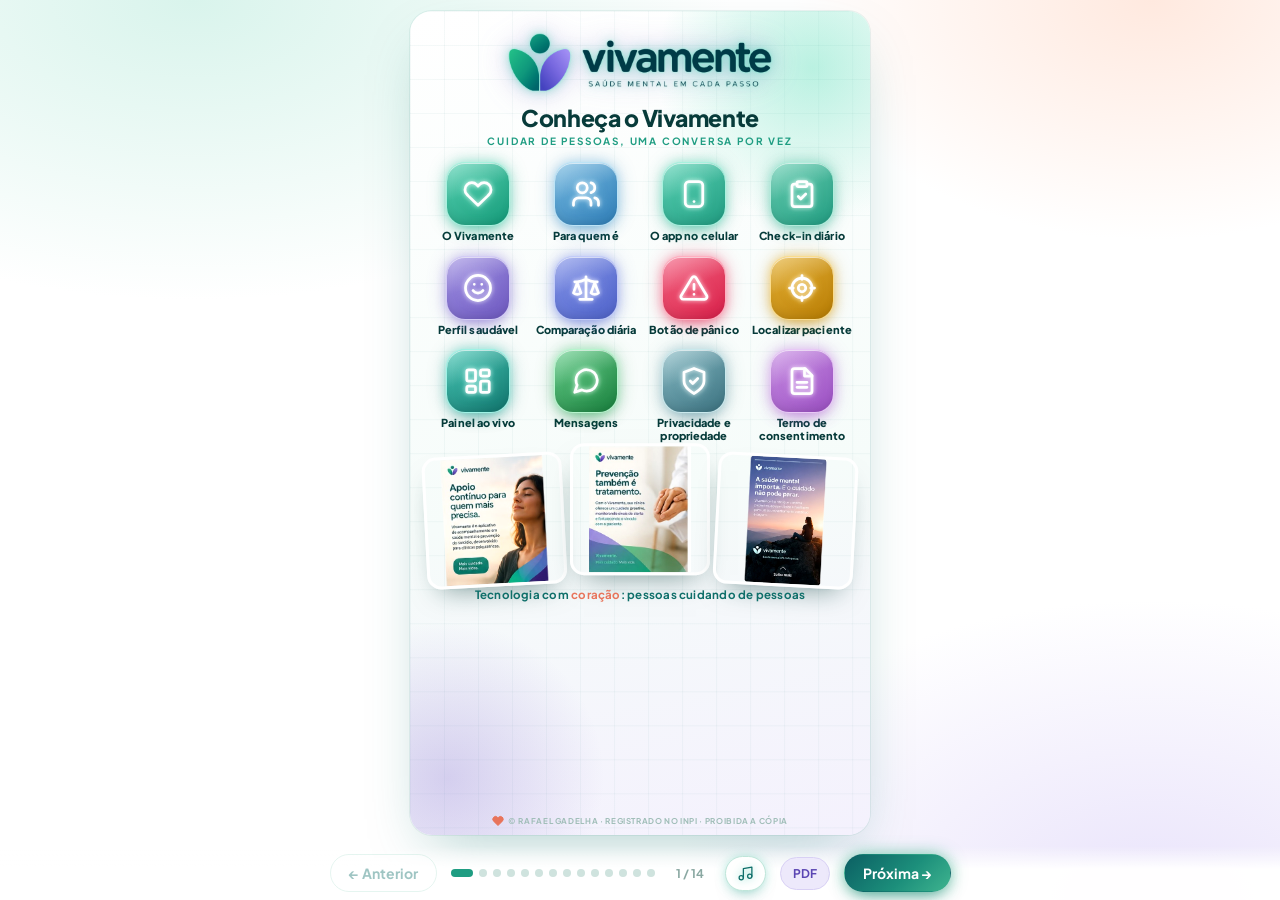
<file: index.html>
<!doctype html>
<html lang="pt-BR">
<head>
<meta charset="utf-8">
<meta name="viewport" content="width=device-width,initial-scale=1">
<title>Vivamente — Cartão de visita</title>
<meta name="description" content="Vivamente: saúde mental em cada passo. Conheça o app do paciente e a central da clínica.">
<meta name="theme-color" content="#ffffff">
<link rel="icon" href="assets/brand/vivamente-app-icon-192.png">
<link rel="apple-touch-icon" href="assets/brand/vivamente-app-icon-192.png">
<link rel="preconnect" href="https://fonts.googleapis.com">
<link rel="preconnect" href="https://fonts.gstatic.com" crossorigin>
<link href="https://fonts.googleapis.com/css2?family=Inter:wght@400;500;600;700&family=Plus+Jakarta+Sans:wght@500;600;700;800&display=swap" rel="stylesheet">
<link rel="stylesheet" href="css/style.css?v=20261020e">
</head>
<body>

<!-- ============ MENU ============ -->
<section class="page home" id="home" data-titulo="Menu">
  <div class="glow" style="background:radial-gradient(circle,#34d6a855,transparent 65%)"></div>
  <div class="glow l" style="background:radial-gradient(circle,#7b66c944,transparent 65%)"></div>
  <div class="brand-top"><img class="logo-home" src="assets/brand/vivamente-logo-tagline.png" alt="Vivamente — saúde mental em cada passo"></div>
  <h1>Conheça o Vivamente</h1>
  <div class="sub">Cuidar de pessoas, uma conversa por vez</div>
  <div class="grid">
    <a class="tile" href="#sobre"><span class="tile-ico" style="--c1:#6ee7c8;--c2:#0f9b7a"><svg viewBox="0 0 24 24"><use href="#i-heart"/></svg></span><span class="tile-lb">O Vivamente</span></a>
    <a class="tile" href="#publico"><span class="tile-ico" style="--c1:#8fd0f0;--c2:#2f7fb8"><svg viewBox="0 0 24 24"><use href="#i-users"/></svg></span><span class="tile-lb">Para quem é</span></a>
    <a class="tile" href="#app"><span class="tile-ico" style="--c1:#6ee7c8;--c2:#1f9d82"><svg viewBox="0 0 24 24"><use href="#i-phone"/></svg></span><span class="tile-lb">O app no celular</span></a>
    <a class="tile" href="#checkin"><span class="tile-ico" style="--c1:#7ee0c3;--c2:#1f9d82"><svg viewBox="0 0 24 24"><use href="#i-check"/></svg></span><span class="tile-lb">Check-in diário</span></a>
    <a class="tile" href="#perfil"><span class="tile-ico" style="--c1:#b5a8f0;--c2:#6e58c0"><svg viewBox="0 0 24 24"><use href="#i-smile"/></svg></span><span class="tile-lb">Perfil saudável</span></a>
    <a class="tile" href="#comparacao"><span class="tile-ico" style="--c1:#9aa9f5;--c2:#4f62c9"><svg viewBox="0 0 24 24"><use href="#i-scale"/></svg></span><span class="tile-lb">Comparação diária</span></a>
    <a class="tile" href="#panico"><span class="tile-ico" style="--c1:#ff7a96;--c2:#d81b4a"><svg viewBox="0 0 24 24"><use href="#i-alert"/></svg></span><span class="tile-lb">Botão de pânico</span></a>
    <a class="tile" href="#localizar"><span class="tile-ico" style="--c1:#f6c443;--c2:#b87d00"><svg viewBox="0 0 24 24"><use href="#i-target"/></svg></span><span class="tile-lb">Localizar paciente</span></a>
    <a class="tile" href="#painel"><span class="tile-ico" style="--c1:#5eead4;--c2:#0f766e"><svg viewBox="0 0 24 24"><use href="#i-dash"/></svg></span><span class="tile-lb">Painel ao vivo</span></a>
    <a class="tile" href="#mensagens"><span class="tile-ico" style="--c1:#86efac;--c2:#15803d"><svg viewBox="0 0 24 24"><use href="#i-chat"/></svg></span><span class="tile-lb">Mensagens</span></a>
    <a class="tile" href="#privacidade"><span class="tile-ico" style="--c1:#a5d8e0;--c2:#3b7280"><svg viewBox="0 0 24 24"><use href="#i-shield"/></svg></span><span class="tile-lb">Privacidade e propriedade</span></a>
      <a class="tile" href="#termo"><span class="tile-ico" style="--c1:#d9a5f0;--c2:#9b4fc2"><svg viewBox="0 0 24 24"><use href="#i-doc"/></svg></span><span class="tile-lb">Termo de consentimento</span></a>
  </div>
  <div class="mural" aria-label="Pessoas cuidando de pessoas">
    <figure class="photo"><img src="assets/img/humano-apoio.jpg" alt="Apoio contínuo para quem mais precisa"></figure>
    <figure class="photo"><img src="assets/img/humano-prevencao.jpg" alt="Prevenção também é tratamento"></figure>
    <figure class="photo"><img src="assets/img/humano-saude-mental.jpg" alt="A saúde mental importa"></figure>
  </div>
  <p class="mural-cap">Tecnologia com <b>coração</b>: pessoas cuidando de pessoas</p>
  <footer class="pf"><svg viewBox="0 0 24 24"><use href="#i-heart"/></svg> © Rafael Gadelha · Registrado no INPI · Proibida a cópia</footer>
</section>

<!-- ============ 02 · O VIVAMENTE ============ -->
<section class="page" id="sobre" data-titulo="O Vivamente">
  <div class="glow" style="background:radial-gradient(circle,#34d6a855,transparent 65%)"></div>
  <img class="leaf" src="assets/brand/vivamente-mark-256.png" alt="" aria-hidden="true">
  <header class="ph"><a class="back" href="#home"><svg viewBox="0 0 24 24"><use href="#i-grid"/></svg>Menu</a><img class="logo-ph" src="assets/brand/vivamente-wordmark.png" alt="Vivamente"><span class="pn">02</span></header>
  <div class="ptitle"><span class="tile-ico big" style="--c1:#6ee7c8;--c2:#0f9b7a"><svg viewBox="0 0 24 24"><use href="#i-heart"/></svg></span><div><h2>O Vivamente</h2><p>Saúde mental em cada passo</p></div></div>
  <div class="pbody">
    <p class="lead">Antes de ser um sistema, o Vivamente é um <b>jeito de cuidar</b>. Ele aproxima quem precisa de ajuda de quem pode ajudar: no celular do paciente e na central de quem cuida, <b>em tempo real</b>. Voltado para <b>clínicas psiquiátricas, pais, filhos e responsáveis</b> que acompanham alguém com risco de suicídio.</p>
    <p class="note aviso-nota"><svg viewBox="0 0 24 24"><use href="#i-alert"/></svg><span>O Vivamente apoia o tratamento e <b>não garante a prevenção do suicídio</b>: nada garante. Veja o Termo de consentimento.</span></p>
    <div class="duo top">
      <figure class="photo"><img src="assets/img/humano-apoio.jpg" alt="Apoio contínuo para quem mais precisa"></figure>
      <div class="quote"><div>Por trás de cada alerta existe uma pessoa.<small>Vivamente</small></div></div>
    </div>
    <div class="pair">
      <div style="--c:#34d6a8"><span class="tile-ico sm" style="--c1:#6ee7c8;--c2:#0f9b7a"><svg viewBox="0 0 24 24"><use href="#i-phone"/></svg></span><b>App do paciente</b><small>No celular, simples e acolhedor.</small></div>
      <div style="--c:#7b66c9"><span class="tile-ico sm" style="--c1:#b5a8f0;--c2:#6e58c0"><svg viewBox="0 0 24 24"><use href="#i-dash"/></svg></span><b>Central da clínica</b><small>Painel da equipe, com alertas ao vivo.</small></div>
    </div>
    <div class="steps">
      <div class="step" style="--c:#34d6a8"><i>1</i><div><b>Paciente</b><p>conta como está ou pede ajuda</p></div></div>
      <div class="step" style="--c:#7b66c9"><i>2</i><div><b>Central</b><p>recebe, compara e entende o momento</p></div></div>
      <div class="step" style="--c:#f6c443"><i>3</i><div><b>Equipe</b><p>acolhe com cuidado e encaminha</p></div></div>
    </div>
    <div class="chips"><span>App do paciente</span><span class="w">Central da clínica</span><span class="r">Cuidado em tempo real</span></div>
  </div>
  <footer class="pf"><svg viewBox="0 0 24 24"><use href="#i-heart"/></svg> © Rafael Gadelha · Registrado no INPI · Proibida a cópia</footer>
</section>

<!-- ============ PARA QUEM É ============ -->
<section class="page" id="publico" data-titulo="Para quem é">
  <div class="glow" style="background:radial-gradient(circle,#8fd0f055,transparent 65%)"></div>
  <img class="leaf" src="assets/brand/vivamente-mark-256.png" alt="" aria-hidden="true">
  <header class="ph"><a class="back" href="#home"><svg viewBox="0 0 24 24"><use href="#i-grid"/></svg>Menu</a><img class="logo-ph" src="assets/brand/vivamente-wordmark.png" alt="Vivamente"><span class="pn">03</span></header>
  <div class="ptitle"><span class="tile-ico big" style="--c1:#8fd0f0;--c2:#2f7fb8"><svg viewBox="0 0 24 24"><use href="#i-users"/></svg></span><div><h2>Para quem é</h2><p>Feito para quem cuida de quem mais precisa</p></div></div>
  <div class="pbody">
    <p class="lead">O Vivamente é voltado para <b>clínicas psiquiátricas, pais, filhos e responsáveis</b> que querem acompanhar a saúde mental de alguém com <b>risco de suicídio</b>.</p>
    <div class="card" style="--c:#2f7fb8"><span class="ci"><svg viewBox="0 0 24 24"><use href="#i-building"/></svg></span><div><b>Clínicas psiquiátricas</b><p>A equipe acompanha todos os pacientes em uma central, com alertas ao vivo.</p></div></div>
    <div class="card" style="--c:#6ee7c8"><span class="ci"><svg viewBox="0 0 24 24"><use href="#i-users"/></svg></span><div><b>Pais</b><p>Acompanhar de perto o filho ou a filha, com check-ins diários e ajuda a um toque.</p></div></div>
    <div class="card" style="--c:#a597e6"><span class="ci"><svg viewBox="0 0 24 24"><use href="#i-user"/></svg></span><div><b>Filhos</b><p>Cuidar de um pai, de uma mãe ou de um familiar que passa por sofrimento.</p></div></div>
    <div class="card" style="--c:#f6c443"><span class="ci"><svg viewBox="0 0 24 24"><use href="#i-shield"/></svg></span><div><b>Responsáveis e cuidadores</b><p>Quem responde por alguém e precisa saber quando algo mudou, sem esperar a crise.</p></div></div>
    <p class="note"><svg viewBox="0 0 24 24"><use href="#i-lock"/></svg>Sempre com o consentimento da pessoa acompanhada (ou do responsável legal), conforme a LGPD.</p>
    <p class="note sos"><svg viewBox="0 0 24 24"><use href="#i-phone-call"/></svg>Em emergência: CVV 188 (24 h, gratuito) · SAMU 192.</p>
  </div>
  <footer class="pf"><svg viewBox="0 0 24 24"><use href="#i-heart"/></svg> © Rafael Gadelha · Registrado no INPI · Proibida a cópia</footer>
</section>

<!-- ============ O APP ============ -->
<section class="page" id="app" data-titulo="O app no celular">
  <div class="glow" style="background:radial-gradient(circle,#6ee7c855,transparent 65%)"></div>
  <img class="leaf" src="assets/brand/vivamente-mark-256.png" alt="" aria-hidden="true">
  <header class="ph"><a class="back" href="#home"><svg viewBox="0 0 24 24"><use href="#i-grid"/></svg>Menu</a><img class="logo-ph" src="assets/brand/vivamente-wordmark.png" alt="Vivamente"><span class="pn">04</span></header>
  <div class="ptitle"><span class="tile-ico big" style="--c1:#6ee7c8;--c2:#1f9d82"><svg viewBox="0 0 24 24"><use href="#i-phone"/></svg></span><div><h2>O app no celular</h2><p>Simples, acolhedor, no ritmo do paciente</p></div></div>
  <div class="pbody">
    <div class="phones">
      <figure class="cut"><img src="assets/img/app-celular-inicio.webp" alt="Tela inicial do app do paciente no celular"><figcaption>Início do app</figcaption></figure>
      <figure class="cut"><img src="assets/img/app-celular-botoes.webp" alt="Check-in e botão de ajuda no app do paciente"><figcaption>Check-in e ajuda</figcaption></figure>
    </div>
    <div class="card" style="--c:#6ee7c8"><span class="ci"><svg viewBox="0 0 24 24"><use href="#i-heart"/></svg></span><div><b>Um espaço seguro</b><p>“Vamos no seu ritmo”: nada de julgamento, só cuidado. Quando a central pede um check-in, o aviso aparece na hora.</p></div></div>
    <div class="card" style="--c:#ff7a96"><span class="ci"><svg viewBox="0 0 24 24"><use href="#i-alert"/></svg></span><div><b>Ajuda a um toque</b><p>O check-in e o botão de ajuda ficam sempre à mão, em um menu simples: Início, Eixos e Dados.</p></div></div>
  </div>
  <footer class="pf"><svg viewBox="0 0 24 24"><use href="#i-heart"/></svg> © Rafael Gadelha · Registrado no INPI · Proibida a cópia</footer>
</section>

<!-- ============ 03 · CHECK-IN ============ -->
<section class="page" id="checkin" data-titulo="Check-in diário">
  <div class="glow" style="background:radial-gradient(circle,#7ee0c355,transparent 65%)"></div>
  <img class="leaf" src="assets/brand/vivamente-mark-256.png" alt="" aria-hidden="true">
  <header class="ph"><a class="back" href="#home"><svg viewBox="0 0 24 24"><use href="#i-grid"/></svg>Menu</a><img class="logo-ph" src="assets/brand/vivamente-wordmark.png" alt="Vivamente"><span class="pn">05</span></header>
  <div class="ptitle"><span class="tile-ico big" style="--c1:#7ee0c3;--c2:#1f9d82"><svg viewBox="0 0 24 24"><use href="#i-check"/></svg></span><div><h2>Check-in diário</h2><p>Um momento por dia para se ouvir</p></div></div>
  <div class="pbody">
    <div class="duo top">
      <figure class="phone"><div class="scr"><img src="assets/img/m02_inicio.webp" alt="Tela inicial do app do paciente"></div></figure>
      <div style="display:grid;gap:3mm">
        <p class="lead" style="text-align:left;font-size:9pt">O paciente conta como está hoje em <b>4 eixos</b>:</p>
        <div class="axes">
          <div style="--c:#34d6a8"><i></i><b>Perguntas</b><small>5 perguntas, de 0 a 3</small></div>
          <div style="--c:#a597e6"><i></i><b>Escrita</b><small>uma frase, ou desabafo</small></div>
          <div style="--c:#f6c443"><i></i><b>Foto</b><small>selfie, com autorização</small></div>
          <div style="--c:#4fd1c5"><i></i><b>Voz</b><small>fala curta, com transcrição</small></div>
        </div>
      </div>
    </div>
    <figure class="shot ui"><img src="assets/img/m04b_progresso_checkin.webp" alt="Progresso do check-in de hoje"></figure>
    <div class="card" style="--c:#7ee0c3"><span class="ci"><svg viewBox="0 0 24 24"><use href="#i-heart"/></svg></span><div><b>Sem julgamento, no seu ritmo</b><p>Palavras acolhedoras, sem “certo ou errado”. O paciente pode pausar quando quiser.</p></div></div>
  </div>
  <footer class="pf"><svg viewBox="0 0 24 24"><use href="#i-heart"/></svg> © Rafael Gadelha · Registrado no INPI · Proibida a cópia</footer>
</section>

<!-- ============ 04 · PERFIL SAUDÁVEL ============ -->
<section class="page" id="perfil" data-titulo="Perfil saudável">
  <div class="glow" style="background:radial-gradient(circle,#a597e655,transparent 65%)"></div>
  <img class="leaf" src="assets/brand/vivamente-mark-256.png" alt="" aria-hidden="true">
  <header class="ph"><a class="back" href="#home"><svg viewBox="0 0 24 24"><use href="#i-grid"/></svg>Menu</a><img class="logo-ph" src="assets/brand/vivamente-wordmark.png" alt="Vivamente"><span class="pn">06</span></header>
  <div class="ptitle"><span class="tile-ico big" style="--c1:#b5a8f0;--c2:#6e58c0"><svg viewBox="0 0 24 24"><use href="#i-smile"/></svg></span><div><h2>Perfil saudável</h2><p>A referência de cada paciente</p></div></div>
  <div class="pbody">
    <p class="lead">Cada pessoa é única. Por isso a clínica registra <b>como o paciente é quando está bem</b>: respostas, um texto, uma foto e a voz. Ninguém é comparado com ninguém — <b>só com ele mesmo</b>.</p>
    <figure class="shot purple"><div class="bar"><i></i><i></i><i></i><span>Central · Perfil saudável</span></div><img src="assets/img/c07_perfil_saudavel.webp" alt="Cadastro do perfil saudável na central"></figure>
    <div class="card" style="--c:#b5a8f0"><span class="ci"><svg viewBox="0 0 24 24"><use href="#i-layers"/></svg></span><div><b>4 eixos de referência</b><p>Perguntas · Escrita · Foto · Voz</p></div></div>
    <div class="card" style="--c:#4fd1c5"><span class="ci"><svg viewBox="0 0 24 24"><use href="#i-lock"/></svg></span><div><b>Check-in só depois do cadastro</b><p>Sem perfil saudável não há base para comparar — o app orienta a procurar a equipe.</p></div></div>
  </div>
  <footer class="pf"><svg viewBox="0 0 24 24"><use href="#i-heart"/></svg> © Rafael Gadelha · Registrado no INPI · Proibida a cópia</footer>
</section>

<!-- ============ 05 · COMPARAÇÃO ============ -->
<section class="page" id="comparacao" data-titulo="Comparação diária">
  <div class="glow" style="background:radial-gradient(circle,#9aa9f555,transparent 65%)"></div>
  <img class="leaf" src="assets/brand/vivamente-mark-256.png" alt="" aria-hidden="true">
  <header class="ph"><a class="back" href="#home"><svg viewBox="0 0 24 24"><use href="#i-grid"/></svg>Menu</a><img class="logo-ph" src="assets/brand/vivamente-wordmark.png" alt="Vivamente"><span class="pn">07</span></header>
  <div class="ptitle"><span class="tile-ico big" style="--c1:#9aa9f5;--c2:#4f62c9"><svg viewBox="0 0 24 24"><use href="#i-scale"/></svg></span><div><h2>Comparação diária</h2><p>Perceber cedo quando algo mudou</p></div></div>
  <div class="pbody">
    <div class="steps">
      <div class="step" style="--c:#34d6a8"><i>1</i><div><b>Todo dia, o paciente envia o perfil atual</b><p>É o check-in: perguntas, escrita, foto e voz.</p></div></div>
      <div class="step" style="--c:#9aa9f5"><i>2</i><div><b>O sistema compara com o perfil saudável</b><p>Eixo a eixo, mostrando o que mudou.</p></div></div>
      <div class="step" style="--c:#f6c443"><i>3</i><div><b>A equipe recebe o diagnóstico da comparação</b><p>Com o motivo, para acolher e agir com segurança.</p></div></div>
    </div>
    <div class="chips"><span>Sem alteração</span><span class="w">Atenção</span><span class="r">Alteração</span></div>
    <figure class="shot rose"><div class="bar"><i></i><i></i><i></i><span>Central · Comparação</span></div><img src="assets/img/c08_comparacao_perfil_saudavel.webp" alt="Comparação do check-in com o perfil saudável"></figure>
    <p class="note"><svg viewBox="0 0 24 24"><use href="#i-shield"/></svg>Apoio à decisão clínica: a avaliação final é sempre da equipe.</p>
  </div>
  <footer class="pf"><svg viewBox="0 0 24 24"><use href="#i-heart"/></svg> © Rafael Gadelha · Registrado no INPI · Proibida a cópia</footer>
</section>

<!-- ============ 06 · PÂNICO ============ -->
<section class="page" id="panico" data-titulo="Botão de pânico">
  <div class="glow" style="background:radial-gradient(circle,#ff6a8a55,transparent 65%)"></div>
  <img class="leaf" src="assets/brand/vivamente-mark-256.png" alt="" aria-hidden="true">
  <header class="ph"><a class="back" href="#home"><svg viewBox="0 0 24 24"><use href="#i-grid"/></svg>Menu</a><img class="logo-ph" src="assets/brand/vivamente-wordmark.png" alt="Vivamente"><span class="pn">08</span></header>
  <div class="ptitle"><span class="tile-ico big" style="--c1:#ff7a96;--c2:#d81b4a"><svg viewBox="0 0 24 24"><use href="#i-alert"/></svg></span><div><h2>Botão de pânico</h2><p>Você não está sozinho(a)</p></div></div>
  <div class="pbody">
    <span class="destaque">Segure o botão — alguém vai até você</span>
    <div class="duo top">
      <figure class="phone rose"><div class="scr"><img src="assets/img/m10_panico_segurando.webp" alt="Aviso de que a equipe foi notificada"></div></figure>
      <figure class="shot rose ui"><img src="assets/img/m08_checkin_e_panico.webp" alt="Botão de pânico no app"></figure>
    </div>
    <div class="card" style="--c:#ff7a96"><span class="ci"><svg viewBox="0 0 24 24"><use href="#i-bell"/></svg></span><div><b>Alerta imediato na central</b><p>Entra na fila de prioridade com a mensagem do paciente.</p></div></div>
    <div class="card" style="--c:#f6c443"><span class="ci"><svg viewBox="0 0 24 24"><use href="#i-pin"/></svg></span><div><b>Com a localização do celular</b><p>O GPS vai junto com o alerta: a equipe sabe onde ir.</p></div></div>
    <div class="card" style="--c:#6ee7c8"><span class="ci"><svg viewBox="0 0 24 24"><use href="#i-heart"/></svg></span><div><b>Acolhimento no app</b><p>“Equipe notificada. Fique em segurança — alguém vai até você.”</p></div></div>
    <a class="pilllink" href="#localizar"><svg viewBox="0 0 24 24"><use href="#i-target"/></svg>Ver como localizar o paciente →</a>
  </div>
  <footer class="pf"><svg viewBox="0 0 24 24"><use href="#i-heart"/></svg> © Rafael Gadelha · Registrado no INPI · Proibida a cópia</footer>
</section>

<!-- ============ 07 · LOCALIZAR ============ -->
<section class="page" id="localizar" data-titulo="Localizar paciente">
  <div class="glow" style="background:radial-gradient(circle,#f6c44355,transparent 65%)"></div>
  <img class="leaf" src="assets/brand/vivamente-mark-256.png" alt="" aria-hidden="true">
  <header class="ph"><a class="back" href="#home"><svg viewBox="0 0 24 24"><use href="#i-grid"/></svg>Menu</a><img class="logo-ph" src="assets/brand/vivamente-wordmark.png" alt="Vivamente"><span class="pn">09</span></header>
  <div class="ptitle"><span class="tile-ico big" style="--c1:#f6c443;--c2:#b87d00"><svg viewBox="0 0 24 24"><use href="#i-target"/></svg></span><div><h2>Localizar o paciente</h2><p>Para chegar até quem precisa, onde estiver</p></div></div>
  <div class="pbody">
    <p class="lead">Com um toque em <b>“Localizar paciente agora”</b>, a central pede ao celular a posição atual. A resposta traz o ponto, a precisão e a hora — e abre direto no <b>Google Maps</b>.</p>
    <figure class="shot amber"><div class="bar"><i></i><i></i><i></i><span>Central · Localização do paciente</span></div><img src="assets/img/c06_historico_localizacao.webp" alt="Localização do paciente na central"></figure>
    <div class="card" style="--c:#f6c443"><span class="ci"><svg viewBox="0 0 24 24"><use href="#i-pin"/></svg></span><div><b>No pânico e nos check-ins também</b><p>O ponto de GPS fica registrado no histórico de cada alerta.</p></div></div>
    <p class="note"><svg viewBox="0 0 24 24"><use href="#i-shield"/></svg>Depende do GPS ativo e da permissão do paciente (LGPD).</p>
  </div>
  <footer class="pf"><svg viewBox="0 0 24 24"><use href="#i-heart"/></svg> © Rafael Gadelha · Registrado no INPI · Proibida a cópia</footer>
</section>

<!-- ============ 08 · PAINEL ============ -->
<section class="page" id="painel" data-titulo="Painel ao vivo">
  <div class="glow" style="background:radial-gradient(circle,#5eead455,transparent 65%)"></div>
  <img class="leaf" src="assets/brand/vivamente-mark-256.png" alt="" aria-hidden="true">
  <header class="ph"><a class="back" href="#home"><svg viewBox="0 0 24 24"><use href="#i-grid"/></svg>Menu</a><img class="logo-ph" src="assets/brand/vivamente-wordmark.png" alt="Vivamente"><span class="pn">10</span></header>
  <div class="ptitle"><span class="tile-ico big" style="--c1:#5eead4;--c2:#0f766e"><svg viewBox="0 0 24 24"><use href="#i-dash"/></svg></span><div><h2>Painel ao vivo</h2><p>A equipe cuidando, em tempo real</p></div></div>
  <div class="pbody">
    <figure class="shot"><div class="bar"><i></i><i></i><i></i><span>Central · Dashboard</span></div><img src="assets/img/c02b_dashboard_compacto.webp" alt="Painel da central"></figure>
    <div class="card" style="--c:#ff7a96"><span class="ci"><svg viewBox="0 0 24 24"><use href="#i-bell"/></svg></span><div><b>Pânicos e check-ins em tempo real</b><p>Atualiza sozinho, sem precisar recarregar.</p></div></div>
    <div class="card" style="--c:#b5a8f0"><span class="ci"><svg viewBox="0 0 24 24"><use href="#i-layers"/></svg></span><div><b>Risco classificado</b><p>Baixo, médio, alto ou crítico — a equipe vê quem priorizar.</p></div></div>
    <div class="card" style="--c:#5eead4"><span class="ci"><svg viewBox="0 0 24 24"><use href="#i-check"/></svg></span><div><b>Encaminhamento e finalização</b><p>Cada acionamento é registrado até o desfecho.</p></div></div>
  </div>
  <footer class="pf"><svg viewBox="0 0 24 24"><use href="#i-heart"/></svg> © Rafael Gadelha · Registrado no INPI · Proibida a cópia</footer>
</section>

<!-- ============ 09 · MENSAGENS ============ -->
<section class="page" id="mensagens" data-titulo="Mensagens">
  <div class="glow" style="background:radial-gradient(circle,#86efac55,transparent 65%)"></div>
  <img class="leaf" src="assets/brand/vivamente-mark-256.png" alt="" aria-hidden="true">
  <header class="ph"><a class="back" href="#home"><svg viewBox="0 0 24 24"><use href="#i-grid"/></svg>Menu</a><img class="logo-ph" src="assets/brand/vivamente-wordmark.png" alt="Vivamente"><span class="pn">11</span></header>
  <div class="ptitle"><span class="tile-ico big" style="--c1:#86efac;--c2:#15803d"><svg viewBox="0 0 24 24"><use href="#i-chat"/></svg></span><div><h2>Mensagens</h2><p>Uma palavra amiga, em segundos</p></div></div>
  <div class="pbody">
    <div class="duo">
      <figure class="shot ui"><img src="assets/img/m03_mensagens.webp" alt="Mensagens no app do paciente"><figcaption>No app</figcaption></figure>
      <figure class="shot ui"><img src="assets/img/c10_mensagens.webp" alt="Mensagens na central"><figcaption>Na central</figcaption></figure>
    </div>
    <div class="quote"><div>Uma palavra de cuidado, na hora certa, faz toda a diferença.<small>Equipe e paciente, lado a lado</small></div></div>
    <div class="card" style="--c:#86efac"><span class="ci"><svg viewBox="0 0 24 24"><use href="#i-chat"/></svg></span><div><b>Chega em segundos</b><p>A equipe escreve na central e o aviso aparece no celular do paciente.</p></div></div>
    <div class="card" style="--c:#4fd1c5"><span class="ci"><svg viewBox="0 0 24 24"><use href="#i-check"/></svg></span><div><b>Confirmação de leitura</b><p>A central vê quando o paciente leu a mensagem.</p></div></div>
  </div>
  <footer class="pf"><svg viewBox="0 0 24 24"><use href="#i-heart"/></svg> © Rafael Gadelha · Registrado no INPI · Proibida a cópia</footer>
</section>

<!-- ============ 10 · PRIVACIDADE ============ -->
<section class="page" id="privacidade" data-titulo="Privacidade">
  <div class="glow" style="background:radial-gradient(circle,#a5d8e055,transparent 65%)"></div>
  <img class="leaf" src="assets/brand/vivamente-mark-256.png" alt="" aria-hidden="true">
  <header class="ph"><a class="back" href="#home"><svg viewBox="0 0 24 24"><use href="#i-grid"/></svg>Menu</a><img class="logo-ph" src="assets/brand/vivamente-wordmark.png" alt="Vivamente"><span class="pn">12</span></header>
  <div class="ptitle"><span class="tile-ico big" style="--c1:#a5d8e0;--c2:#3b7280"><svg viewBox="0 0 24 24"><use href="#i-shield"/></svg></span><div><h2>Cuidado e privacidade</h2><p>Cuidar da pessoa e dos dados dela</p></div></div>
  <div class="pbody">
    <div class="card" style="--c:#4fd1c5"><span class="ci"><svg viewBox="0 0 24 24"><use href="#i-lock"/></svg></span><div><b>LGPD e consentimento</b><p>Foto, voz e localização só com a autorização do paciente.</p></div></div>
    <div class="card" style="--c:#b5a8f0"><span class="ci"><svg viewBox="0 0 24 24"><use href="#i-user"/></svg></span><div><b>Apoio, não substituição</b><p>O sistema organiza sinais; quem decide é a equipe clínica.</p></div></div>
    <div class="card" style="--c:#6ee7c8"><span class="ci"><svg viewBox="0 0 24 24"><use href="#i-layers"/></svg></span><div><b>Tudo registrado</b><p>Acessos e ações ficam auditáveis.</p></div></div>
    <div class="duo top">
      <figure class="photo"><img src="assets/img/humano-prevencao.jpg" alt="Prevenção também é tratamento"></figure>
      <figure class="photo"><img src="assets/img/humano-tecnologia.jpg" alt="Tecnologia a serviço da vida"></figure>
    </div>
    <div class="brand-end"><img class="logo-end" src="assets/brand/vivamente-logo-tagline.png" alt="Vivamente — saúde mental em cada passo"><div class="brand">Mais cuidado. Mais vida.</div></div>
    <a class="wapill only-screen" href="vivamente-cartao-de-visita.pdf" download><svg viewBox="0 0 24 24"><use href="#i-download"/></svg>Baixar esta apresentação em PDF</a>
  </div>
  <footer class="pf"><svg viewBox="0 0 24 24"><use href="#i-heart"/></svg> © Rafael Gadelha · Registrado no INPI · Proibida a cópia</footer>
</section>


<!-- ============ TERMO DE CONSENTIMENTO ============ -->
<section class="page" id="termo" data-titulo="Termo de consentimento">
  <div class="glow" style="background:radial-gradient(circle,#d9a5f055,transparent 65%)"></div>
  <img class="leaf" src="assets/brand/vivamente-mark-256.png" alt="" aria-hidden="true">
  <header class="ph"><a class="back" href="#home"><svg viewBox="0 0 24 24"><use href="#i-grid"/></svg>Menu</a><img class="logo-ph" src="assets/brand/vivamente-wordmark.png" alt="Vivamente"><span class="pn">13</span></header>
  <div class="ptitle"><span class="tile-ico big" style="--c1:#d9a5f0;--c2:#9b4fc2"><svg viewBox="0 0 24 24"><use href="#i-doc"/></svg></span><div><h2>Termo de consentimento</h2><p>Ciência e autorização do paciente</p></div></div>
  <div class="pbody">
    <div class="card aviso" style="--c:#e5486a"><span class="ci"><svg viewBox="0 0 24 24"><use href="#i-alert"/></svg></span><div><b>Não garante a prevenção do suicídio</b><p>O Vivamente é um aplicativo de <strong>apoio ao tratamento</strong>. Ele não garante que o suicídio não ocorra — nada garante. Não substitui o acompanhamento profissional nem os serviços de emergência.</p></div></div>
    <div class="card" style="--c:#9b4fc2"><span class="ci"><svg viewBox="0 0 24 24"><use href="#i-doc"/></svg></span><div><b>O paciente assina e fica ciente</b><p>Autoriza, por escrito, o uso das suas <strong>imagens</strong>, <strong>voz</strong>, <strong>localização (GPS)</strong> e dados de saúde, conforme ciente do documento. Pode revogar a qualquer momento.</p></div></div>
    <div class="leis-box"><b>Legislação relacionada</b><div class="chips leis"><span>LGPD · Lei 13.709/2018</span><span>Lei 10.216/2001</span><span>Lei 13.819/2019</span><span>Lei 14.510/2022</span><span>Lei 13.787/2018</span><span>Marco Civil · Lei 12.965/2014</span><span>ECA · Lei 8.069/1990</span><span>Código Civil · Lei 10.406/2002</span><span>CFM 2.314/2022 e 2.217/2018</span><span>CFP 10/2005 e 11/2018</span><span>Constituição Federal, art. 5º</span></div></div>
    <a class="pilllink big" href="termo.html"><svg viewBox="0 0 24 24"><use href="#i-doc"/></svg>Preencher online e assinar →</a>
    <a class="pilllink big alt" href="termo-de-consentimento.pdf" download><svg viewBox="0 0 24 24"><use href="#i-download"/></svg>Baixar o termo em PDF para imprimir</a>
    <p class="note"><svg viewBox="0 0 24 24"><use href="#i-lock"/></svg>No sistema, o termo sai do cadastro do paciente, já preenchido, pronto para imprimir e assinar.</p>
  </div>
  <footer class="pf"><svg viewBox="0 0 24 24"><use href="#i-heart"/></svg> © Rafael Gadelha · Registrado no INPI · Proibida a cópia</footer>
</section>

<!-- ============ PROPRIEDADE INTELECTUAL ============ -->
<section class="page" id="propriedade" data-titulo="Propriedade intelectual">
  <div class="glow" style="background:radial-gradient(circle,#f0a58f55,transparent 65%)"></div>
  <img class="leaf" src="assets/brand/vivamente-mark-256.png" alt="" aria-hidden="true">
  <header class="ph"><a class="back" href="#home"><svg viewBox="0 0 24 24"><use href="#i-grid"/></svg>Menu</a><img class="logo-ph" src="assets/brand/vivamente-wordmark.png" alt="Vivamente"><span class="pn">14</span></header>
  <div class="ptitle"><span class="tile-ico big" style="--c1:#f0a58f;--c2:#d4573b"><svg viewBox="0 0 24 24"><use href="#i-copyright"/></svg></span><div><h2>Propriedade intelectual</h2><p>Vivamente · registro no INPI</p></div></div>
  <div class="pbody">
    <div class="card ip" style="--c:#d4573b"><span class="ci"><svg viewBox="0 0 24 24"><use href="#i-shield"/></svg></span><div><b>Registrado no INPI</b><p>O Vivamente está registrado no Instituto Nacional da Propriedade Industrial (INPI) em nome de <strong>Rafael Gadelha</strong>.</p></div></div>
    <div class="card ip" style="--c:#e5486a"><span class="ci"><svg viewBox="0 0 24 24"><use href="#i-lock"/></svg></span><div><b>É proibida a cópia</b><p>É proibida qualquer cópia, reprodução, distribuição ou uso não autorizado da propriedade intelectual e do programa de computador Vivamente: código, telas, marca, textos e imagens.</p></div></div>
    <div class="card ip" style="--c:#7b66c9"><span class="ci"><svg viewBox="0 0 24 24"><use href="#i-layers"/></svg></span><div><b>Proteção legal</b><p>Lei nº 9.609/1998 (programa de computador), Lei nº 9.610/1998 (direitos autorais) e Lei nº 9.279/1996 (propriedade industrial). O uso indevido sujeita o infrator a sanções civis e penais.</p></div></div>
    <p class="copy">© 2026 Rafael Gadelha<br>Todos os direitos reservados.</p>
    <div class="brand-end"><img class="logo-end" src="assets/brand/vivamente-logo-tagline.png" alt="Vivamente — saúde mental em cada passo"></div>
  </div>
  <footer class="pf"><svg viewBox="0 0 24 24"><use href="#i-heart"/></svg> © Rafael Gadelha · Registrado no INPI · Proibida a cópia</footer>
</section>

<!-- ============ NAVEGAÇÃO ============ -->
<div class="gnav"><button id="gprev" type="button">&larr; Anterior</button><div class="dots" id="gdots"></div><span class="cnt" id="gcnt"></span><button id="gmusic" class="gmusic" type="button" aria-pressed="false" title="Ligar a música ambiente"><svg viewBox="0 0 24 24"><use href="#i-music"/></svg><span class="eq" aria-hidden="true"><i></i><i></i><i></i></span></button><a class="gpdf" href="vivamente-cartao-de-visita.pdf" download title="Baixar a apresentação completa em PDF">PDF</a><button id="gnext" type="button">Próxima &rarr;</button></div>

<!-- ícones (traço, estilo Lucide) -->
<svg width="0" height="0" style="position:absolute" aria-hidden="true">
  <defs>
    <g id="i-heart"><path d="M20.8 4.6a5.5 5.5 0 0 0-7.8 0L12 5.7l-1-1.1a5.5 5.5 0 0 0-7.8 7.8l1 1.1L12 21l7.8-7.5 1-1.1a5.5 5.5 0 0 0 0-7.8z"/></g>
    <g id="i-phone"><rect x="5" y="2" width="14" height="20" rx="3"/><path d="M12 18h.01"/></g>
    <g id="i-check"><rect x="8" y="2" width="8" height="4" rx="1"/><path d="M16 4h2a2 2 0 0 1 2 2v14a2 2 0 0 1-2 2H6a2 2 0 0 1-2-2V6a2 2 0 0 1 2-2h2"/><path d="m9 14 2 2 4-4"/></g>
    <g id="i-smile"><circle cx="12" cy="12" r="10"/><path d="M8 14s1.5 2 4 2 4-2 4-2"/><path d="M9 9h.01M15 9h.01"/></g>
    <g id="i-scale"><path d="m16 16 3-8 3 8c-.9.7-2 1-3 1s-2.1-.3-3-1z"/><path d="m2 16 3-8 3 8c-.9.7-2 1-3 1s-2.1-.3-3-1z"/><path d="M7 21h10M12 3v18M3 7h2c2 0 5-1 7-2 2 1 5 2 7 2h2"/></g>
    <g id="i-alert"><path d="M10.3 3.9 1.8 18a2 2 0 0 0 1.7 3h16.9a2 2 0 0 0 1.7-3L13.7 3.9a2 2 0 0 0-3.4 0z"/><path d="M12 9v4M12 17h.01"/></g>
    <g id="i-target"><circle cx="12" cy="12" r="3"/><circle cx="12" cy="12" r="8"/><path d="M12 2v3M12 19v3M2 12h3M19 12h3"/></g>
    <g id="i-dash"><rect x="3" y="3" width="7" height="9" rx="1.5"/><rect x="14" y="3" width="7" height="5" rx="1.5"/><rect x="14" y="12" width="7" height="9" rx="1.5"/><rect x="3" y="16" width="7" height="5" rx="1.5"/></g>
    <g id="i-chat"><path d="M21 11.5a8.4 8.4 0 0 1-.9 3.8 8.5 8.5 0 0 1-7.6 4.7 8.4 8.4 0 0 1-3.8-.9L3 21l1.9-5.7a8.4 8.4 0 0 1-.9-3.8 8.5 8.5 0 0 1 4.7-7.6 8.4 8.4 0 0 1 3.8-.9h.5a8.5 8.5 0 0 1 8 8z"/></g>
    <g id="i-shield"><path d="M12 22s8-4 8-10V5l-8-3-8 3v7c0 6 8 10 8 10z"/><path d="m9 12 2 2 4-4"/></g>
    <g id="i-grid"><rect x="3" y="3" width="7" height="7" rx="1.5"/><rect x="14" y="3" width="7" height="7" rx="1.5"/><rect x="3" y="14" width="7" height="7" rx="1.5"/><rect x="14" y="14" width="7" height="7" rx="1.5"/></g>
    <g id="i-user"><path d="M20 21v-2a4 4 0 0 0-4-4H8a4 4 0 0 0-4 4v2"/><circle cx="12" cy="7" r="4"/></g>
    <g id="i-refresh"><path d="M21 12a9 9 0 0 0-15.5-6.2L3 8"/><path d="M3 3v5h5"/><path d="M3 12a9 9 0 0 0 15.5 6.2L21 16"/><path d="M16 16h5v5"/></g>
    <g id="i-layers"><path d="M12 2 2 7l10 5 10-5z"/><path d="m2 17 10 5 10-5M2 12l10 5 10-5"/></g>
    <g id="i-lock"><rect x="4" y="11" width="16" height="10" rx="2"/><path d="M8 11V7a4 4 0 0 1 8 0v4"/></g>
    <g id="i-bell"><path d="M18 8a6 6 0 0 0-12 0c0 7-3 9-3 9h18s-3-2-3-9"/><path d="M13.7 21a2 2 0 0 1-3.4 0"/></g>
    <g id="i-pin"><path d="M20 10c0 6-8 12-8 12S4 16 4 10a8 8 0 0 1 16 0z"/><circle cx="12" cy="10" r="3"/></g>
    <g id="i-copyright"><circle cx="12" cy="12" r="10"/><path d="M14.83 14.83a4 4 0 1 1 0-5.66"/></g>
    <g id="i-users"><path d="M16 21v-2a4 4 0 0 0-4-4H6a4 4 0 0 0-4 4v2"/><circle cx="9" cy="7" r="4"/><path d="M22 21v-2a4 4 0 0 0-3-3.87"/><path d="M16 3.13a4 4 0 0 1 0 7.75"/></g>
    <g id="i-building"><path d="M3 21h18"/><path d="M5 21V8l7-5 7 5v13"/><path d="M9 21v-5h6v5"/><path d="M12 9v3M10.5 10.5h3"/></g>
    <g id="i-phone-call"><path d="M22 16.92v3a2 2 0 0 1-2.18 2 19.8 19.8 0 0 1-8.63-3.07 19.5 19.5 0 0 1-6-6A19.8 19.8 0 0 1 2.12 4.18 2 2 0 0 1 4.11 2h3a2 2 0 0 1 2 1.72c.13.96.36 1.9.7 2.81a2 2 0 0 1-.45 2.11L8.09 9.91a16 16 0 0 0 6 6l1.27-1.27a2 2 0 0 1 2.11-.45c.91.34 1.85.57 2.81.7A2 2 0 0 1 22 16.92z"/></g>
    <g id="i-doc"><path d="M14.5 2H6a2 2 0 0 0-2 2v16a2 2 0 0 0 2 2h12a2 2 0 0 0 2-2V7.5z"/><path d="M14 2v6h6M16 13H8M16 17H8"/></g>
    <g id="i-music"><path d="M9 18V5l12-2v13"/><circle cx="6" cy="18" r="3"/><circle cx="18" cy="16" r="3"/></g>
    <g id="i-download"><path d="M21 15v4a2 2 0 0 1-2 2H5a2 2 0 0 1-2-2v-4M7 10l5 5 5-5M12 15V3"/></g>
  </defs>
</svg>
<script src="js/app.js?v=20261020e"></script>
<script src="js/musica.js"></script>
</body>
</html>
</file>
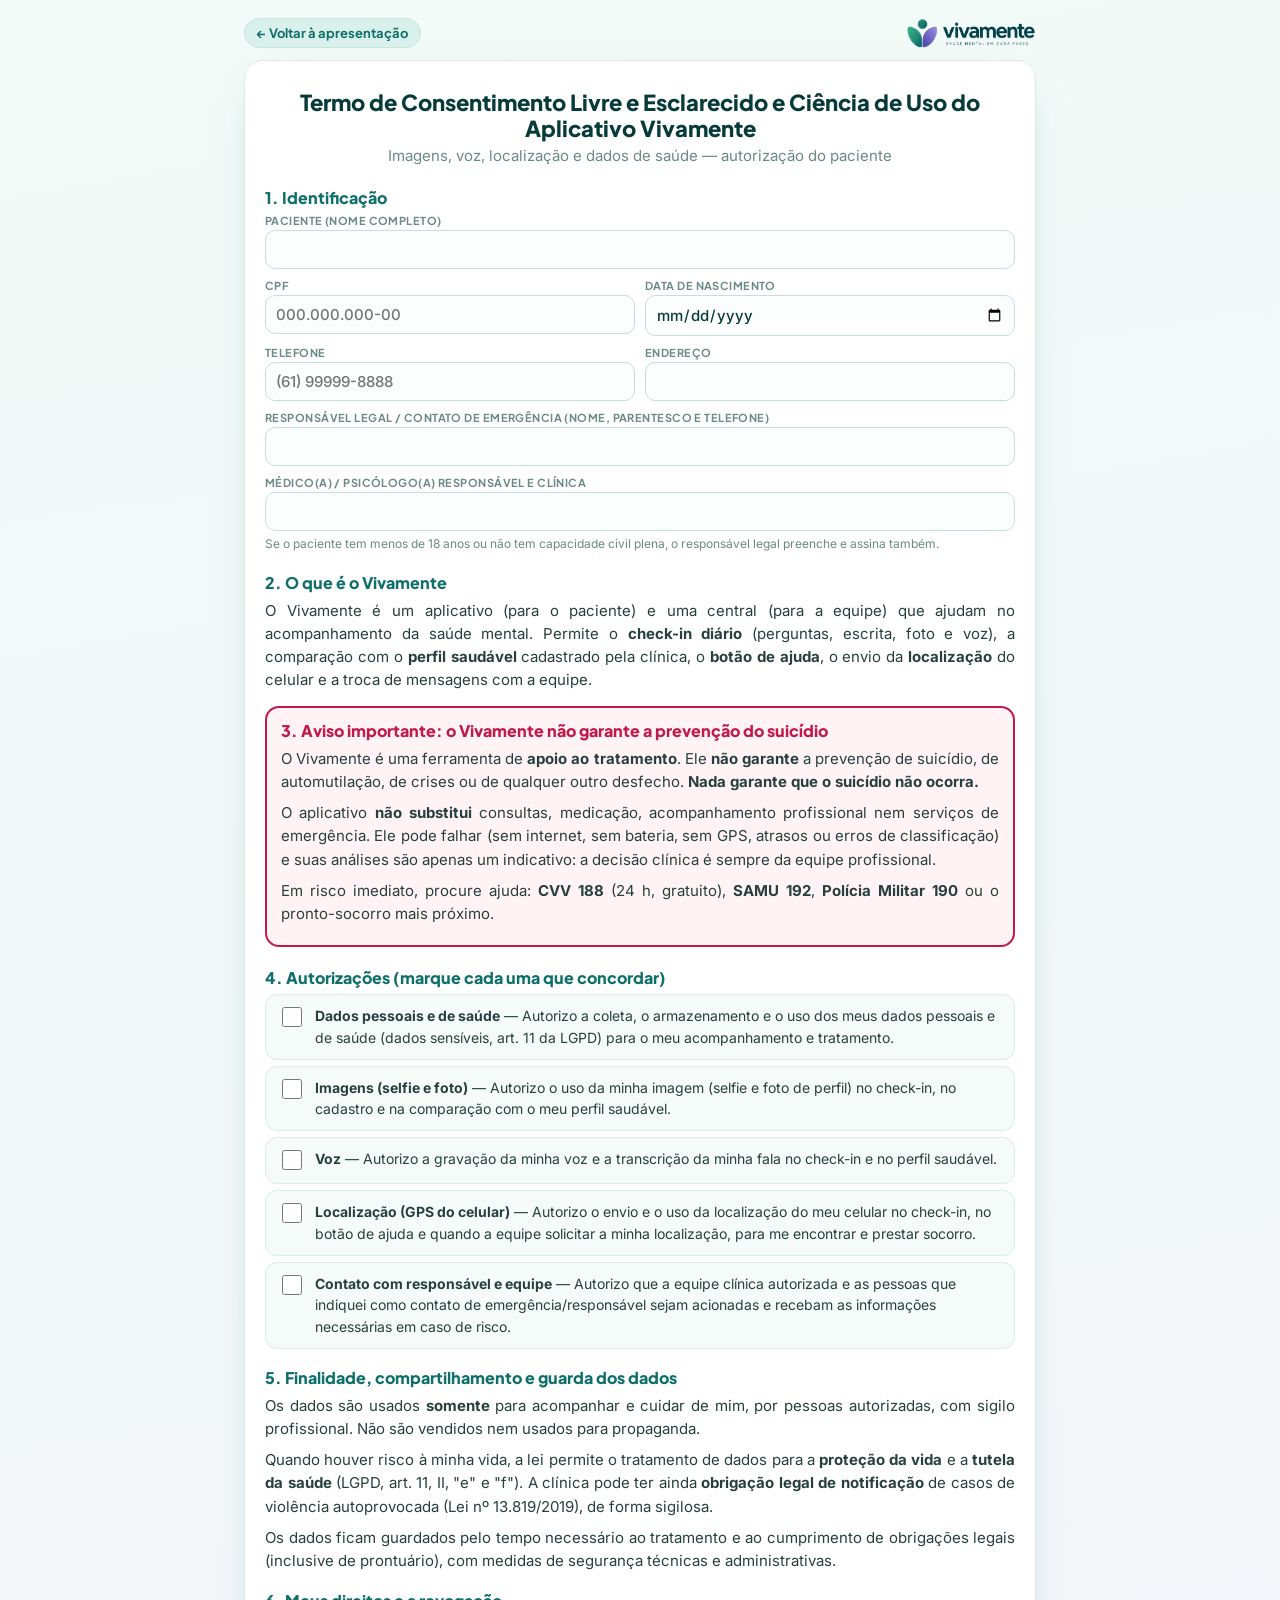
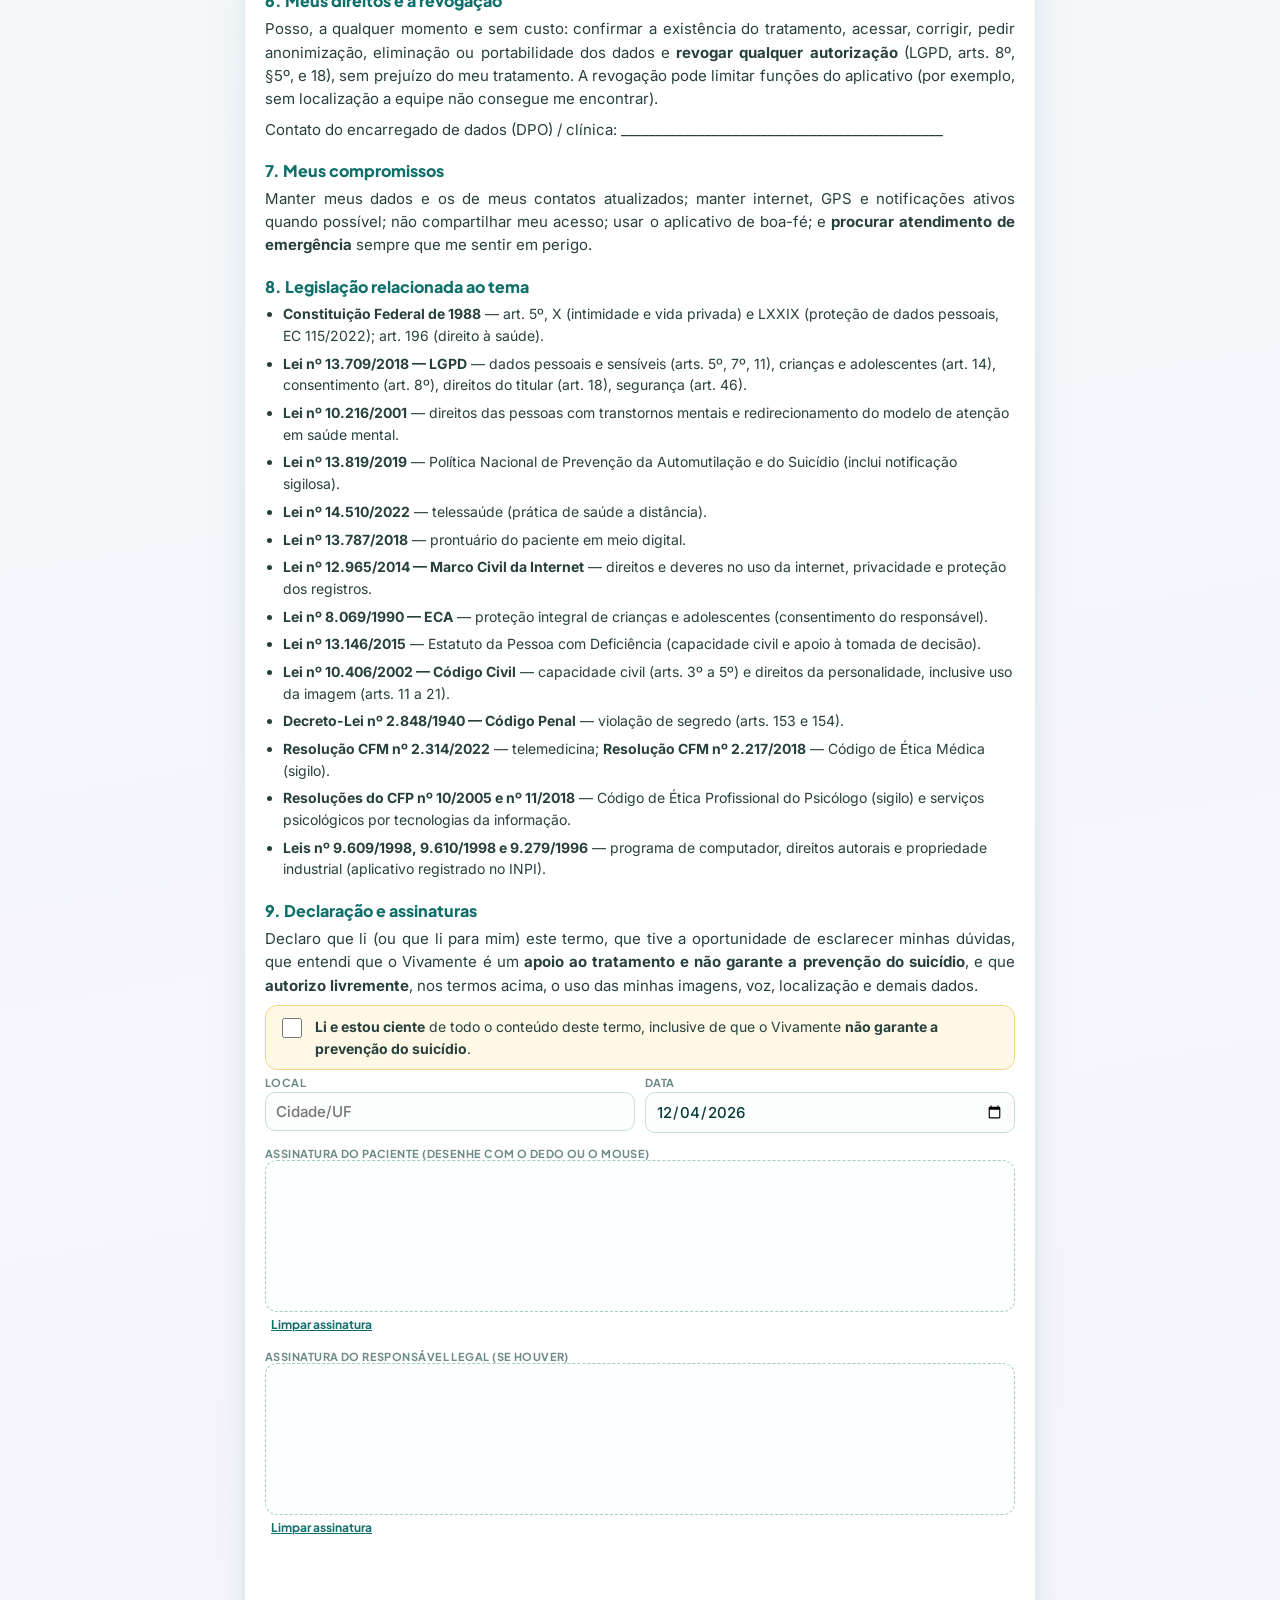
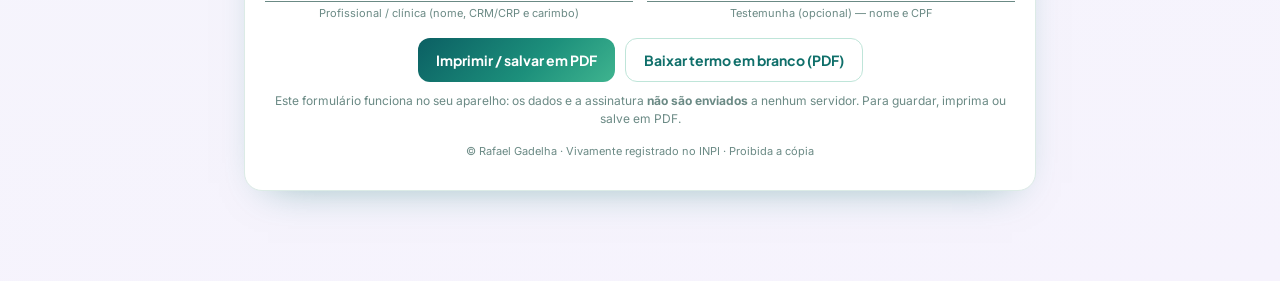
<file: termo.html>
<!doctype html>
<html lang="pt-BR">
<head>
<meta charset="utf-8">
<meta name="viewport" content="width=device-width, initial-scale=1">
<title>Termo de consentimento — Vivamente</title>
<meta name="robots" content="noindex">
<link rel="icon" href="assets/brand/vivamente-app-icon-192.png">
<link rel="preconnect" href="https://fonts.googleapis.com"><link rel="preconnect" href="https://fonts.gstatic.com" crossorigin>
<link href="https://fonts.googleapis.com/css2?family=Inter:wght@400;500;600;700&family=Plus+Jakarta+Sans:wght@600;700;800&display=swap" rel="stylesheet">
<style>
:root{--ink:#073b3a;--teal:#0f6f6a;--green:#1f9d82;--mint:#d9f1ea;--rose:#c2184a;--line:#dcebe6;--txt:#27403d;--dim:#6b8a85;--f-head:"Plus Jakarta Sans","Inter",system-ui,sans-serif}
*{box-sizing:border-box}
body{margin:0;font:15px/1.55 Inter,"Segoe UI",system-ui,sans-serif;color:var(--txt);background:linear-gradient(170deg,#f2fbf8,#f6f3fd)}
.pag{max-width:820px;margin:0 auto;padding:16px 14px 90px}
.topo{display:flex;align-items:center;justify-content:space-between;gap:10px;flex-wrap:wrap;margin-bottom:10px}
.topo a.voltar{font:700 13px var(--f-head);color:var(--teal);background:var(--mint);border:1px solid #c5e8de;border-radius:99px;padding:6px 12px;text-decoration:none}
.topo img{height:34px}
.doc{background:#fff;border:1px solid var(--line);border-radius:18px;padding:22px 20px;box-shadow:0 16px 40px -24px rgba(15,111,106,.5)}
h1{font:800 22px/1.2 var(--f-head);color:var(--ink);margin:6px 0 2px;text-align:center}
.sub{text-align:center;color:var(--dim);margin:0 0 14px}
h2{font:800 16px var(--f-head);color:var(--teal);margin:20px 0 6px}
h3{font:800 16px var(--f-head);color:var(--teal);margin:18px 0 6px}
p{margin:0 0 8px;text-align:justify}
.aviso{border:2px solid var(--rose);background:#fff3f5;border-radius:14px;padding:12px 14px;margin:14px 0}
.aviso h2{color:var(--rose);margin:0 0 6px}
.grade{display:grid;grid-template-columns:1fr 1fr;gap:10px}
.grade .l{grid-column:1/-1}
label.f{display:block;font:700 11px var(--f-head);color:var(--dim);letter-spacing:.04em;text-transform:uppercase}
label.f input{display:block;width:100%;margin-top:3px;font:500 15px Inter,sans-serif;color:var(--ink);padding:9px 10px;border:1px solid #c5e0d8;border-radius:10px;background:#fbfefd}
.chk{display:flex;gap:10px;align-items:flex-start;padding:10px 12px;margin:6px 0;border:1px solid var(--line);border-radius:12px;background:#f4fbf8;font-size:14px;cursor:pointer}
.chk input{width:20px;height:20px;margin-top:2px;accent-color:var(--green);flex:none}
.ciente{background:#fff8e6;border-color:#f0d58a}
ul.leis{padding-left:18px;margin:6px 0}ul.leis li{margin:0 0 6px;font-size:14px}
.ass{margin-top:14px}
.ass .cx{border:1.5px dashed #9fcfc6;border-radius:12px;background:#fcfffe;touch-action:none}
canvas{display:block;width:100%;height:150px}
.leg{font-size:12px;color:var(--dim);margin:4px 0 10px}
.btns{display:flex;gap:10px;flex-wrap:wrap;justify-content:center;margin:16px 0 4px}
.btn{font:700 14px var(--f-head);border:0;border-radius:12px;padding:12px 18px;cursor:pointer;text-decoration:none;display:inline-block}
.pri{color:#fff;background:linear-gradient(135deg,#0b5f63,#1c8f7b 58%,#3fb48f)}.sec{color:var(--teal);background:#fff;border:1px solid #bfe5d9}
.limpar{font:700 12px var(--f-head);color:var(--teal);background:none;border:0;cursor:pointer;text-decoration:underline}
.priv{font-size:12px;color:var(--dim);text-align:center;margin-top:10px}
.rod{text-align:center;font-size:11px;color:var(--dim);margin-top:14px}
.assfinal{display:grid;grid-template-columns:1fr 1fr;gap:14px;margin-top:10px}
.assfinal .box{border-bottom:1px solid #6b8a85;min-height:54px;display:flex;align-items:flex-end;justify-content:center}
.assfinal small{display:block;text-align:center;color:var(--dim);font-size:11px;margin-top:3px}
@media(max-width:560px){.grade{grid-template-columns:1fr}.assfinal{grid-template-columns:1fr}}
@media print{
  @page{size:A4;margin:14mm}
  body{background:#fff;font-size:10.5pt}
  .pag{padding:0;max-width:none}
  .topo,.btns,.priv,.limpar,.leg.tela{display:none!important}
  .doc{border:0;box-shadow:none;padding:0}
  label.f input{border:0;border-bottom:1px solid #6b8a85;border-radius:0;background:none;padding:2px 0;font-size:10.5pt}
  .chk{break-inside:avoid;background:none}
  .aviso,.ass,.assfinal,h2,h3{break-inside:avoid}
  h2,h3{break-after:avoid}
}
</style>
</head>
<body>
<main class="pag">
  <div class="topo"><a class="voltar" href="./">← Voltar à apresentação</a><img src="assets/brand/vivamente-logo-tagline.png" alt="Vivamente"></div>
  <form class="doc" id="form" onsubmit="return false">
    <h1>Termo de Consentimento Livre e Esclarecido e Ciência de Uso do Aplicativo Vivamente</h1>
    <p class="sub">Imagens, voz, localização e dados de saúde — autorização do paciente</p>

    <h2>1. Identificação</h2>
    <div class="grade">
      <label class="f l">Paciente (nome completo)<input name="nome" autocomplete="name"></label>
      <label class="f">CPF<input name="cpf" inputmode="numeric" maxlength="14" placeholder="000.000.000-00"></label>
      <label class="f">Data de nascimento<input name="nasc" type="date"></label>
      <label class="f">Telefone<input name="tel" inputmode="tel" placeholder="(61) 99999-8888"></label>
      <label class="f">Endereço<input name="end" autocomplete="street-address"></label>
      <label class="f l">Responsável legal / contato de emergência (nome, parentesco e telefone)<input name="resp"></label>
      <label class="f l">Médico(a) / psicólogo(a) responsável e clínica<input name="prof"></label>
    </div>
    <p class="leg">Se o paciente tem menos de 18 anos ou não tem capacidade civil plena, o responsável legal preenche e assina também.</p>

    <h3>2. O que é o Vivamente</h3><p>O Vivamente é um aplicativo (para o paciente) e uma central (para a equipe) que ajudam no acompanhamento da saúde mental. Permite o <b>check-in diário</b> (perguntas, escrita, foto e voz), a comparação com o <b>perfil saudável</b> cadastrado pela clínica, o <b>botão de ajuda</b>, o envio da <b>localização</b> do celular e a troca de mensagens com a equipe.</p>

    <div class="aviso"><h2>3. Aviso importante: o Vivamente não garante a prevenção do suicídio</h2><p>O Vivamente é uma ferramenta de <b>apoio ao tratamento</b>. Ele <b>não garante</b> a prevenção de suicídio, de automutilação, de crises ou de qualquer outro desfecho. <b>Nada garante que o suicídio não ocorra.</b></p><p>O aplicativo <b>não substitui</b> consultas, medicação, acompanhamento profissional nem serviços de emergência. Ele pode falhar (sem internet, sem bateria, sem GPS, atrasos ou erros de classificação) e suas análises são apenas um indicativo: a decisão clínica é sempre da equipe profissional.</p><p>Em risco imediato, procure ajuda: <b>CVV 188</b> (24 h, gratuito), <b>SAMU 192</b>, <b>Polícia Militar 190</b> ou o pronto-socorro mais próximo.</p></div>

    <h2>4. Autorizações (marque cada uma que concordar)</h2>
    <label class="chk"><input type="checkbox" name="aut_dados"><span><b>Dados pessoais e de saúde</b> — Autorizo a coleta, o armazenamento e o uso dos meus dados pessoais e de saúde (dados sensíveis, art. 11 da LGPD) para o meu acompanhamento e tratamento.</span></label><label class="chk"><input type="checkbox" name="aut_imagens"><span><b>Imagens (selfie e foto)</b> — Autorizo o uso da minha imagem (selfie e foto de perfil) no check-in, no cadastro e na comparação com o meu perfil saudável.</span></label><label class="chk"><input type="checkbox" name="aut_voz"><span><b>Voz</b> — Autorizo a gravação da minha voz e a transcrição da minha fala no check-in e no perfil saudável.</span></label><label class="chk"><input type="checkbox" name="aut_localizacao"><span><b>Localização (GPS do celular)</b> — Autorizo o envio e o uso da localização do meu celular no check-in, no botão de ajuda e quando a equipe solicitar a minha localização, para me encontrar e prestar socorro.</span></label><label class="chk"><input type="checkbox" name="aut_contatos"><span><b>Contato com responsável e equipe</b> — Autorizo que a equipe clínica autorizada e as pessoas que indiquei como contato de emergência/responsável sejam acionadas e recebam as informações necessárias em caso de risco.</span></label>

    <h3>5. Finalidade, compartilhamento e guarda dos dados</h3><p>Os dados são usados <b>somente</b> para acompanhar e cuidar de mim, por pessoas autorizadas, com sigilo profissional. Não são vendidos nem usados para propaganda.</p><p>Quando houver risco à minha vida, a lei permite o tratamento de dados para a <b>proteção da vida</b> e a <b>tutela da saúde</b> (LGPD, art. 11, II, "e" e "f"). A clínica pode ter ainda <b>obrigação legal de notificação</b> de casos de violência autoprovocada (Lei nº 13.819/2019), de forma sigilosa.</p><p>Os dados ficam guardados pelo tempo necessário ao tratamento e ao cumprimento de obrigações legais (inclusive de prontuário), com medidas de segurança técnicas e administrativas.</p><h3>6. Meus direitos e a revogação</h3><p>Posso, a qualquer momento e sem custo: confirmar a existência do tratamento, acessar, corrigir, pedir anonimização, eliminação ou portabilidade dos dados e <b>revogar qualquer autorização</b> (LGPD, arts. 8º, §5º, e 18), sem prejuízo do meu tratamento. A revogação pode limitar funções do aplicativo (por exemplo, sem localização a equipe não consegue me encontrar).</p><p>Contato do encarregado de dados (DPO) / clínica: ______________________________________________</p><h3>7. Meus compromissos</h3><p>Manter meus dados e os de meus contatos atualizados; manter internet, GPS e notificações ativos quando possível; não compartilhar meu acesso; usar o aplicativo de boa-fé; e <b>procurar atendimento de emergência</b> sempre que me sentir em perigo.</p>

    <h2>8. Legislação relacionada ao tema</h2>
    <ul class="leis"><li><b>Constituição Federal de 1988</b> — art. 5º, X (intimidade e vida privada) e LXXIX (proteção de dados pessoais, EC 115/2022); art. 196 (direito à saúde).</li><li><b>Lei nº 13.709/2018 — LGPD</b> — dados pessoais e sensíveis (arts. 5º, 7º, 11), crianças e adolescentes (art. 14), consentimento (art. 8º), direitos do titular (art. 18), segurança (art. 46).</li><li><b>Lei nº 10.216/2001</b> — direitos das pessoas com transtornos mentais e redirecionamento do modelo de atenção em saúde mental.</li><li><b>Lei nº 13.819/2019</b> — Política Nacional de Prevenção da Automutilação e do Suicídio (inclui notificação sigilosa).</li><li><b>Lei nº 14.510/2022</b> — telessaúde (prática de saúde a distância).</li><li><b>Lei nº 13.787/2018</b> — prontuário do paciente em meio digital.</li><li><b>Lei nº 12.965/2014 — Marco Civil da Internet</b> — direitos e deveres no uso da internet, privacidade e proteção dos registros.</li><li><b>Lei nº 8.069/1990 — ECA</b> — proteção integral de crianças e adolescentes (consentimento do responsável).</li><li><b>Lei nº 13.146/2015</b> — Estatuto da Pessoa com Deficiência (capacidade civil e apoio à tomada de decisão).</li><li><b>Lei nº 10.406/2002 — Código Civil</b> — capacidade civil (arts. 3º a 5º) e direitos da personalidade, inclusive uso da imagem (arts. 11 a 21).</li><li><b>Decreto-Lei nº 2.848/1940 — Código Penal</b> — violação de segredo (arts. 153 e 154).</li><li><b>Resolução CFM nº 2.314/2022</b> — telemedicina; <b>Resolução CFM nº 2.217/2018</b> — Código de Ética Médica (sigilo).</li><li><b>Resoluções do CFP nº 10/2005 e nº 11/2018</b> — Código de Ética Profissional do Psicólogo (sigilo) e serviços psicológicos por tecnologias da informação.</li><li><b>Leis nº 9.609/1998, 9.610/1998 e 9.279/1996</b> — programa de computador, direitos autorais e propriedade industrial (aplicativo registrado no INPI).</li></ul>

    <h2>9. Declaração e assinaturas</h2>
    <p>Declaro que li (ou que li para mim) este termo, que tive a oportunidade de esclarecer minhas dúvidas, que entendi que o Vivamente é um <b>apoio ao tratamento e não garante a prevenção do suicídio</b>, e que <b>autorizo livremente</b>, nos termos acima, o uso das minhas imagens, voz, localização e demais dados.</p>
    <label class="chk ciente"><input type="checkbox" name="ciente" id="ciente"><span><b>Li e estou ciente</b> de todo o conteúdo deste termo, inclusive de que o Vivamente <b>não garante a prevenção do suicídio</b>.</span></label>
    <div class="grade">
      <label class="f">Local<input name="local" placeholder="Cidade/UF"></label>
      <label class="f">Data<input name="data" type="date" id="data"></label>
    </div>
    <div class="ass">
      <label class="f">Assinatura do paciente (desenhe com o dedo ou o mouse)</label>
      <div class="cx"><canvas id="c1"></canvas></div>
      <button type="button" class="limpar" data-limpar="c1">Limpar assinatura</button>
    </div>
    <div class="ass">
      <label class="f">Assinatura do responsável legal (se houver)</label>
      <div class="cx"><canvas id="c2"></canvas></div>
      <button type="button" class="limpar" data-limpar="c2">Limpar assinatura</button>
    </div>
    <div class="assfinal"><div><div class="box"></div><small>Profissional / clínica (nome, CRM/CRP e carimbo)</small></div><div><div class="box"></div><small>Testemunha (opcional) — nome e CPF</small></div></div>

    <div class="btns">
      <button class="btn pri" id="imprimir" type="button">Imprimir / salvar em PDF</button>
      <a class="btn sec" href="termo-de-consentimento.pdf" download>Baixar termo em branco (PDF)</a>
    </div>
    <p class="priv">Este formulário funciona no seu aparelho: os dados e a assinatura <b>não são enviados</b> a nenhum servidor. Para guardar, imprima ou salve em PDF.</p>
    <p class="rod">© Rafael Gadelha · Vivamente registrado no INPI · Proibida a cópia</p>
  </form>
</main>
<script>
(function () {
  var hoje = new Date(), z = function (n) { return String(n).padStart(2, "0"); };
  document.getElementById("data").value = hoje.getFullYear() + "-" + z(hoje.getMonth() + 1) + "-" + z(hoje.getDate());

  function prepara(c) {
    var r = c.getBoundingClientRect(), d = window.devicePixelRatio || 1;
    c.width = Math.round(r.width * d); c.height = Math.round(r.height * d);
    var x = c.getContext("2d"); x.scale(d, d); x.lineWidth = 2.2; x.lineCap = "round"; x.lineJoin = "round"; x.strokeStyle = "#073b3a";
    var desenhando = false, ult = null;
    function pos(e) { var b = c.getBoundingClientRect(); return { x: e.clientX - b.left, y: e.clientY - b.top }; }
    c.addEventListener("pointerdown", function (e) { desenhando = true; ult = pos(e); c.setPointerCapture(e.pointerId); x.beginPath(); x.moveTo(ult.x, ult.y); x.lineTo(ult.x + .1, ult.y + .1); x.stroke(); });
    c.addEventListener("pointermove", function (e) { if (!desenhando) return; var p = pos(e); x.beginPath(); x.moveTo(ult.x, ult.y); x.lineTo(p.x, p.y); x.stroke(); ult = p; });
    ["pointerup", "pointercancel", "pointerleave"].forEach(function (n) { c.addEventListener(n, function () { desenhando = false; }); });
    c._limpar = function () { x.save(); x.setTransform(1, 0, 0, 1, 0, 0); x.clearRect(0, 0, c.width, c.height); x.restore(); };
  }
  var cs = [document.getElementById("c1"), document.getElementById("c2")];
  cs.forEach(prepara);
  Array.prototype.forEach.call(document.querySelectorAll("[data-limpar]"), function (b) { b.onclick = function () { document.getElementById(b.dataset.limpar)._limpar(); }; });

  // CPF e telefone com máscara simples
  var cpf = document.querySelector("[name=cpf]");
  cpf.addEventListener("input", function () { var d = cpf.value.replace(/\D/g, "").slice(0, 11); cpf.value = d.replace(/(\d{3})(\d)/, "$1.$2").replace(/(\d{3})(\d)/, "$1.$2").replace(/(\d{3})(\d{1,2})$/, "$1-$2"); });

  document.getElementById("imprimir").onclick = function () {
    if (!document.getElementById("ciente").checked) { alert("Para imprimir o termo assinado, marque \"Li e estou ciente\"."); return; }
    window.print();
  };
})();
</script>
</body>
</html>
</file>
<file: css/style.css>
/* Vivamente — cartão de visita (versão clara, mais humana).
   Layout no modelo do "Guia do Hóspede" (páginas altas, menu de ícones, cartões com barra colorida, navegação com bolinhas e PDF),
   com o logo, as cores e as fotos do Vivamente sobre fundo branco. */
@page{size:148mm 326mm;margin:0}
:root{
  --ink:#073b3a;--teal:#0f6f6a;--green:#1f9d82;--mint:#d9f1ea;--purple:#7b66c9;--lilac:#ede9fb;--warm:#e8745b;--peach:#fff1ea;
  --txt:#3d5b58;--dim:#8aa8a2;--line:#e3f0ec;
  --f-body:"Inter","Segoe UI",system-ui,sans-serif;--f-head:"Plus Jakarta Sans","Inter","Segoe UI",system-ui,sans-serif;
}
*{box-sizing:border-box;margin:0;padding:0}
html{-webkit-print-color-adjust:exact;print-color-adjust:exact}
body{font-family:var(--f-body);background:#fff;color:var(--txt)}
a{color:inherit;text-decoration:none}
button{font-family:inherit}
svg{fill:none;stroke:currentColor;stroke-linecap:round;stroke-linejoin:round;stroke-width:1.8;flex:none}

@media screen{
  html,body{overflow-x:hidden}
  body:not(.ready) .page{visibility:hidden}
  body{display:flex;flex-direction:column;align-items:center;justify-content:flex-start;padding:4mm 0 24mm;min-height:100vh;
    background:radial-gradient(900px 500px at 15% 0%,#d9f4ec 0%,transparent 60%),radial-gradient(800px 500px at 90% 100%,#e9e3fb 0%,transparent 60%),radial-gradient(600px 400px at 90% 0%,#ffe9df 0%,transparent 60%),#fff}
  .page{display:none;flex:none;border-radius:6mm;box-shadow:0 24px 60px -20px rgba(15,111,106,.35),0 0 0 1px rgba(15,111,106,.08)}
  .page:not(.active){display:none!important}
  .page.active{display:flex!important;animation:entra .35s ease}
  @keyframes entra{from{opacity:0;transform:translateX(18px)}to{opacity:1;transform:none}}
  .gnav{position:fixed;left:0;right:0;bottom:0;z-index:50;display:flex;align-items:center;justify-content:center;gap:14px;padding:10px 12px;
    background:linear-gradient(180deg,rgba(255,255,255,0),rgba(255,255,255,.96) 42%)}
  .gnav button{font:700 14px var(--f-head);color:var(--teal);background:#fff;border:1px solid #bfe5d9;
    border-radius:99px;padding:9px 18px;cursor:pointer;box-shadow:0 8px 18px -10px rgba(15,111,106,.6);white-space:nowrap}
  .gnav button#gnext{color:#fff;border-color:transparent;background:linear-gradient(135deg,#0b5f63,#1c8f7b 58%,#3fb48f)}
  .gnav button:hover{transform:translateY(-1px)}
  .gnav button:disabled{opacity:.4;cursor:default;box-shadow:none;transform:none}
  .gnav .dots{display:flex;gap:6px;align-items:center}
  .gnav .dots i{width:8px;height:8px;border-radius:50%;background:#cfe3de;cursor:pointer;transition:.2s}
  .gnav .dots i.on{background:var(--green);width:22px;border-radius:99px}
  .gnav button.gmusic{display:inline-flex;align-items:center;gap:6px;padding:8px 11px;color:var(--teal)}
  .gnav button.gmusic svg{width:17px;height:17px}
  .gnav button.gmusic .eq{display:none;align-items:flex-end;gap:2px;height:13px}
  .gnav button.gmusic .eq i{width:3px;border-radius:2px;background:var(--green);height:5px;animation:eq 1s ease-in-out infinite}
  .gnav button.gmusic .eq i:nth-child(2){animation-delay:.25s}.gnav button.gmusic .eq i:nth-child(3){animation-delay:.5s}
  .gnav button.gmusic.on{background:#e3f6ef;border-color:#8fd5c0}
  .gnav button.gmusic.on .eq{display:inline-flex}
  @keyframes eq{0%,100%{height:4px}50%{height:13px}}
  .gnav .gpdf{font:700 12px var(--f-head);color:#5b46b3;border:1px solid #d8d0f4;border-radius:99px;padding:8px 12px;background:var(--lilac)}
  .gnav .cnt{font:700 12px var(--f-head);color:var(--dim);min-width:42px;text-align:center}
  @media (max-width:560px){.gnav .dots{display:none}.gnav{gap:10px}.gnav .cnt{display:none}.gnav button{padding:9px 14px;font-size:13px}}
}
#gtoast{position:fixed;left:50%;bottom:74px;transform:translate(-50%,10px);z-index:60;padding:8px 16px;border-radius:99px;background:#0f6f6a;color:#fff;font:700 13px var(--f-head);box-shadow:0 12px 26px -10px rgba(15,111,106,.8);opacity:0;pointer-events:none;transition:.3s}
#gtoast.on{opacity:1;transform:translate(-50%,0)}
@media print{#gtoast{display:none!important}
  body{display:block;padding:0;background:#fff}
  body .page{visibility:visible!important;display:flex!important;transform:none!important;zoom:1!important;height:326mm!important;width:148mm!important;animation:none!important;margin:0!important;border-radius:0}
  .gnav{display:none!important}
  .only-screen,.gmusic{display:none!important}
  section.page:last-of-type{page-break-after:auto;break-after:auto}
}
@media screen{.only-print{display:none!important}}

.page{position:relative;width:148mm;height:326mm;overflow:hidden;page-break-after:always;break-after:page;padding:11mm 10mm 14mm;
  background:linear-gradient(170deg,#ffffff 0%,#f6fcfa 58%,#f4f1fd 100%);display:flex;flex-direction:column}
.page::before{content:"";position:absolute;inset:0;pointer-events:none;
  background-image:linear-gradient(rgba(15,111,106,.045) 1px,transparent 1px),linear-gradient(90deg,rgba(15,111,106,.045) 1px,transparent 1px);background-size:9mm 9mm}
.page>*{position:relative}
.glow{position:absolute!important;top:-30mm;right:-30mm;width:115mm;height:115mm;pointer-events:none}
.glow.l{right:auto;left:-35mm;top:auto;bottom:-30mm}
.leaf{position:absolute!important;right:-9mm;bottom:12mm;width:46mm;opacity:.10;pointer-events:none;filter:saturate(1.2)}
.pbody{flex:1;display:flex;flex-direction:column;justify-content:space-evenly;padding-bottom:6mm;gap:3mm}
.pbody>*{margin-bottom:0!important}

/* cabeçalho da página */
.ph{display:flex;justify-content:space-between;align-items:center;margin-bottom:6mm}
.back{display:inline-flex;gap:4px;align-items:center;font:700 8.5pt var(--f-head);color:var(--teal);border:1px solid #c5e8de;background:var(--mint);border-radius:99px;padding:1.2mm 3mm}
.back svg{width:14px;height:14px}
.logo-ph{display:block;height:7.5mm;width:auto}
.pn{font:800 9pt var(--f-head);color:#a9c5bf;letter-spacing:.15em;min-width:14mm;text-align:right}
.ptitle{display:flex;gap:4mm;align-items:center;margin-bottom:5mm}
.ptitle h2{font:800 21pt/1.05 var(--f-head);letter-spacing:-.02em;color:var(--ink)}
.ptitle p{font:500 9.5pt var(--f-body);color:#5d7a76;margin-top:1mm}

/* ícones coloridos (cor da seção, brilho suave) */
.tile-ico{display:inline-flex;align-items:center;justify-content:center;width:17mm;height:17mm;border-radius:5mm;flex:none;position:relative;color:#fff;
  background:linear-gradient(145deg,color-mix(in srgb,var(--c1) 70%,var(--c2)),var(--c2));
  box-shadow:0 10px 20px -8px color-mix(in srgb,var(--c2) 85%,transparent),0 0 0 1.2mm color-mix(in srgb,var(--c1) 22%,transparent),inset 0 1px 0 rgba(255,255,255,.5)}
.tile-ico svg{width:26px;height:26px;color:#fff;filter:drop-shadow(0 1px 2px rgba(0,0,0,.18))}
.tile-ico.big{width:19mm;height:19mm;border-radius:6mm}.tile-ico.big svg{width:30px;height:30px}
.tile-ico.sm{width:11mm;height:11mm;border-radius:3.5mm}.tile-ico.sm svg{width:18px;height:18px}
.pf{position:absolute!important;bottom:6mm;left:0;right:0;text-align:center;font:700 7.5pt var(--f-head);color:#9fbdb7;letter-spacing:.12em;text-transform:uppercase;display:flex;gap:4px;justify-content:center;align-items:center}
.pf svg{width:12px;height:12px;color:var(--warm);fill:var(--warm);stroke:var(--warm)}

/* cartões com barra colorida à esquerda */
.card{display:flex;gap:3.5mm;align-items:flex-start;padding:3.6mm 4mm;border-radius:4mm;background:#fff;border:1px solid var(--line);border-left:1.3mm solid var(--c);
  box-shadow:0 10px 22px -16px rgba(15,111,106,.55)}
.card .ci{color:var(--c);margin-top:.6mm;flex:none}.card .ci svg{width:18px;height:18px}
.card b{font:700 10.5pt var(--f-head);color:var(--ink);display:block;margin-bottom:.8mm}
.card p{font-size:9pt;line-height:1.45;color:var(--txt)}
.lead{font-size:10pt;line-height:1.6;color:var(--txt);text-align:center}
.lead b{color:var(--green)}
.note{display:flex;gap:2.5mm;align-items:center;justify-content:center;padding:2.6mm 4mm;border-radius:4mm;background:var(--lilac);border:1px solid #dcd3f6;font-size:8.4pt;color:#4e3f95;text-align:left}
.note svg{width:17px;height:17px;color:var(--purple)}
.chips{display:flex;flex-wrap:wrap;gap:2mm;justify-content:center}
.chips span{padding:1.5mm 3.4mm;border-radius:99px;font:800 7.4pt var(--f-head);letter-spacing:.1em;text-transform:uppercase;color:#0b6b57;background:#dff5ec;border:1px solid #b6e6d6}
.chips span.w{color:#8a5a00;background:#fff1cf;border-color:#f3d98d}
.chips span.r{color:#b4123c;background:#fde2e6;border-color:#f6b9c6}
.destaque{display:block;width:max-content;max-width:100%;margin:0 auto;padding:2.6mm 6mm;border-radius:99px;font:800 9.4pt var(--f-head);letter-spacing:.02em;color:#fff;text-align:center;
  background:linear-gradient(135deg,#e5486a,#f27a5c);box-shadow:0 10px 22px -10px rgba(229,72,106,.8)}
.pilllink{display:flex;align-items:center;justify-content:center;gap:2mm;width:max-content;max-width:100%;margin:0 auto;padding:2.4mm 5.5mm;border-radius:99px;font:800 8.6pt var(--f-head);letter-spacing:.03em;color:#7a4f00;
  background:linear-gradient(135deg,#fff3d6,#ffe7a8);border:1px solid #f0d58a;box-shadow:0 8px 18px -12px rgba(217,154,0,.8)}
.pilllink svg{width:15px;height:15px}

/* toque humano: frases, fotos e mural */
.quote{position:relative;display:flex;gap:3mm;align-items:center;padding:4mm 4.5mm 4mm 5mm;border-radius:5mm;background:linear-gradient(135deg,#fff3ec,#f5f0ff);border:1px solid #f2dccf;
  font:italic 600 10.5pt/1.35 var(--f-head);color:#6b3b2d;text-align:left;box-shadow:0 12px 26px -18px rgba(232,116,91,.7)}
.quote::before{content:"“";font:800 34pt/0.8 Georgia,serif;color:var(--warm);align-self:flex-start;margin-top:1mm}
.quote small{display:block;font:600 7.6pt var(--f-head);font-style:normal;letter-spacing:.1em;text-transform:uppercase;color:#b9806f;margin-top:1.4mm}
.photo{margin:0;border-radius:5mm;overflow:hidden;border:1.2mm solid #fff;box-shadow:0 14px 28px -14px rgba(7,59,58,.55);background:#fff}
.photo img{display:block;width:100%;height:auto}
.mural{display:flex;justify-content:center;align-items:flex-start;gap:2mm;padding:2mm 0 5mm;margin-top:2mm}
.mural .photo{width:41mm;flex:none}
.mural .photo:nth-child(1){transform:rotate(-3deg) translateY(2mm)}
.mural .photo:nth-child(2){transform:translateY(-1mm)}
.mural .photo:nth-child(3){transform:rotate(3deg) translateY(2mm)}
.mural-cap{font:700 9pt var(--f-head);color:var(--teal);text-align:center;letter-spacing:.02em;margin-bottom:9mm}
.mural-cap b{color:var(--warm)}
.hearts{display:flex;justify-content:center;gap:2mm;color:var(--warm)}
.hearts svg{width:14px;height:14px;fill:currentColor;stroke:currentColor}
.hearts svg:nth-child(2){width:18px;height:18px;color:var(--green)}.hearts svg:nth-child(3){color:var(--purple)}

/* destaques / passos */
.pair{display:flex;gap:3.5mm}
.pair>div{flex:1;border-radius:5mm;padding:4.5mm 3.5mm;text-align:center;border:1px solid var(--line);color:var(--ink);display:flex;flex-direction:column;align-items:center;gap:1.6mm;
  background:linear-gradient(160deg,color-mix(in srgb,var(--c) 16%,#fff),#fff);box-shadow:0 12px 24px -18px rgba(15,111,106,.6)}
.pair b{font:800 11pt var(--f-head)}.pair small{font-size:8pt;color:var(--txt);line-height:1.35}
.steps{display:grid;gap:2.4mm}
.step{display:flex;gap:3.4mm;align-items:center;padding:3mm 3.6mm;border-radius:4mm;background:#fff;border:1px solid var(--line);box-shadow:0 10px 22px -18px rgba(15,111,106,.6)}
.step i{font:800 12pt var(--f-head);width:9mm;height:9mm;border-radius:50%;display:grid;place-items:center;color:#fff;flex:none;font-style:normal;
  background:linear-gradient(145deg,color-mix(in srgb,var(--c) 70%,#fff),var(--c));box-shadow:0 6px 12px -6px var(--c)}
.step b{display:block;font:700 10pt/1.25 var(--f-head);color:var(--ink)}.step p{font-size:8.6pt;color:var(--txt);margin-top:.5mm}
.axes{display:grid;gap:2mm}
.axes div{display:grid;grid-template-columns:3.2mm 1fr;column-gap:2.4mm;align-items:center;padding:2mm 3mm;border-radius:3.4mm;background:#fff;border:1px solid var(--line)}
.axes i{grid-row:span 2;width:2.6mm;height:2.6mm;border-radius:50%;background:var(--c);box-shadow:0 0 0 .8mm color-mix(in srgb,var(--c) 22%,transparent)}
.axes b{font:700 9pt var(--f-head);color:var(--ink)}.axes small{font-size:7.6pt;color:#6b8a85}

/* imagens (molduras) */
.shot{margin:0;border-radius:5mm;overflow:hidden;background:#fff;border:1px solid #cfe9e1;box-shadow:0 16px 30px -18px rgba(15,111,106,.65)}
.shot img{display:block;width:100%;height:auto}
.shot.rose{border-color:#f4c2cd;box-shadow:0 16px 30px -18px rgba(229,72,106,.6)}
.shot.amber{border-color:#f1dc9e;box-shadow:0 16px 30px -18px rgba(217,154,0,.6)}
.shot.purple{border-color:#d9d0f4;box-shadow:0 16px 30px -18px rgba(123,102,201,.6)}
.shot .bar{display:flex;align-items:center;gap:5px;padding:6px 10px;background:linear-gradient(180deg,#f3f8f6,#e9f3f0);border-bottom:1px solid #dcebe6}
.shot .bar i{width:8px;height:8px;border-radius:50%;background:#f2a1ad}.shot .bar i:nth-child(2){background:#f1d589}.shot .bar i:nth-child(3){background:#89d8b9}
.shot .bar span{margin-left:8px;font:500 7.5pt var(--f-body);color:#6b8a85}
.shot figcaption{padding:1.6mm 2mm;font:700 7.6pt var(--f-head);color:var(--teal);background:#f4faf8;border-top:1px solid var(--line);text-align:center}
.duo{display:grid;grid-template-columns:1fr 1fr;gap:3mm;align-items:start}
.duo.top{align-items:center}
.phone{margin:0;padding:1.6mm;border-radius:7mm;background:linear-gradient(160deg,#0b3a3d,#0f6f6a);box-shadow:0 18px 32px -16px rgba(7,59,58,.75)}
.phone .scr{height:78mm;overflow:hidden;border-radius:5.6mm;background:#fff}.phone .scr img{width:100%;height:auto;display:block}
.phone.rose{background:linear-gradient(160deg,#9b1740,#e5486a);box-shadow:0 18px 32px -16px rgba(229,72,106,.8)}
.shot.tall img{max-height:84mm;object-fit:cover;object-position:top}
.duo .shot.crop img{max-height:62mm;object-fit:cover;object-position:top}

/* encerramento e botões */
.brand-end{display:flex;flex-direction:column;align-items:center;gap:2mm}
.logo-end{height:20mm;width:auto}
.brand{text-align:center;font:800 8pt var(--f-head);letter-spacing:.3em;text-transform:uppercase;color:var(--green)}
.wapill{display:flex;align-items:center;justify-content:center;gap:2mm;width:max-content;margin:0 auto;padding:3mm 6mm;border-radius:99px;font:800 9.5pt var(--f-head);color:#fff;background:linear-gradient(135deg,#0b5f63,#1c8f7b 58%,#3fb48f);box-shadow:0 12px 24px -12px rgba(15,111,106,.85)}
.wapill svg{width:17px;height:17px}

/* menu inicial */
.home .brand-top{display:flex;justify-content:center}
.logo-home{height:23mm;width:auto}
.home h1{font:800 19pt var(--f-head);letter-spacing:-.02em;color:var(--ink);text-align:center;margin-top:3mm}
.home .sub{text-align:center;font:700 8pt var(--f-head);letter-spacing:.18em;text-transform:uppercase;color:var(--green);margin-top:1.5mm}
.grid{flex:1;align-content:space-evenly;padding-bottom:3mm;display:flex;flex-wrap:wrap;justify-content:center;gap:5.5mm 0;margin-top:2mm}
.tile{display:flex;flex-direction:column;align-items:center;text-align:center;gap:1.8mm;width:25%}
.tile .tile-ico{width:19mm;height:19mm;border-radius:5.6mm;transition:transform .18s ease}
.tile .tile-ico svg{width:28px;height:28px}
.tile-lb{font:700 7.8pt/1.15 var(--f-head);color:var(--ink)}
.tile:hover .tile-ico{transform:translateY(-2px) scale(1.05)}
.hint{font-size:8pt;color:var(--dim);text-align:center}

/* ===== TELA (celular e computador): a página cabe inteira na janela, sem barra de rolagem =====
   A página ocupa exatamente a área livre; as imagens se ajustam ao espaço que sobra e o texto nunca é cortado
   (se ainda assim não couber, o app.js reduz a escala até caber). A impressão/PDF continua no tamanho fixo acima. */
@media screen{
  html,body{height:100%;overflow:hidden}
  body{padding:0 0 64px;justify-content:center;min-height:0}
  .page{width:var(--pw,460px)!important;height:var(--ph,720px)!important;min-height:0!important;padding:14px 14px 22px;border-radius:22px;margin:0}
  .glow{width:90mm;height:90mm}
  .leaf{width:34mm;bottom:8mm}
  .ph{margin-bottom:8px}
  .logo-ph{height:26px}
  .back{font-size:11px;padding:4px 10px}
  .pn{font-size:11px;min-width:40px}
  .ptitle{gap:12px;margin-bottom:8px}
  .ptitle h2{font-size:24px}
  .ptitle p{font-size:12px;margin-top:2px}
  .tile-ico.big{width:56px;height:56px;border-radius:17px}.tile-ico.big svg{width:28px;height:28px}
  .tile-ico.sm{width:36px;height:36px;border-radius:11px}
  .pf{bottom:8px;font-size:9px}
  .pbody{justify-content:space-evenly;gap:8px;padding-bottom:20px;min-height:0;overflow:hidden}
  .pbody>*{flex:none}
  .lead{font-size:13px;line-height:1.5}
  .card{padding:9px 11px;gap:10px;border-radius:12px;border-left-width:4px}
  .card b{font-size:13.5px;margin-bottom:2px}.card p{font-size:12px;line-height:1.4}
  .note{font-size:11.5px;padding:8px 11px;border-radius:12px}
  .chips span{font-size:9.5px;padding:4px 10px}
  .destaque{font-size:12.5px;padding:8px 16px}
  .pilllink{font-size:11.5px;padding:7px 14px}
  .step{padding:8px 10px;gap:10px;border-radius:12px}.step i{width:28px;height:28px;font-size:13px}
  .step b{font-size:12.5px}.step p{font-size:11.5px}
  .quote{font-size:13px;padding:10px 12px;border-radius:14px;gap:8px}.quote::before{font-size:34px}.quote small{font-size:9.5px}
  .pair>div{padding:10px 8px;border-radius:14px;gap:4px}.pair b{font-size:13.5px}.pair small{font-size:11px}
  .axes{gap:5px}.axes div{padding:5px 8px;border-radius:10px}.axes b{font-size:12px}.axes small{font-size:10.5px}
  .wapill{font-size:12px;padding:9px 16px}
  .logo-end{height:44px}.brand{font-size:10px}

  /* imagens: proporção natural; só as telas grandes da central (.shot sem .ui) ocupam o espaço que sobra, recortadas pelo topo */
  .shot{display:flex;flex-direction:column;flex:1 1 90px!important;min-height:60px;border-radius:14px}
  .shot img{flex:1 1 0;min-height:0;width:100%;height:100%;max-height:none!important;object-fit:cover;object-position:top}
  .shot .bar{flex:none;padding:5px 9px}.shot .bar span{font-size:10px}
  .shot figcaption{flex:none;font-size:10.5px;padding:4px}
  .shot.ui{flex:0 0 auto!important;min-height:0}
  .shot.ui img{flex:none;height:auto;object-fit:initial}
  .photo{display:block;border-radius:14px;border-width:3px;min-height:0}
  .photo img{width:100%;height:auto;object-fit:initial}
  .duo{flex:0 0 auto!important;min-height:0;align-items:center;gap:9px;grid-template-rows:none}
  .duo>*{min-height:0;height:auto}
  .duo.top{align-items:center}
  .phone{position:relative;display:block;padding:4px;border-radius:20px;min-height:196px;height:auto;align-self:stretch}
  .phone .scr{position:relative;height:100%;min-height:188px;border-radius:16px}
  .phone .scr img{position:absolute;inset:0;width:100%;height:100%;object-fit:cover;object-position:top}
  .mural{flex:0 0 auto!important;min-height:0;align-items:center;padding:4px 0 8px;gap:6px;margin-top:0}
  .mural .photo{width:auto;flex:1 1 0;min-width:0}
  .mural-cap{font-size:11.5px;margin-bottom:6px}
  .brand-end{flex:none}

  /* menu inicial */
  .home{padding-top:16px}
  .logo-home{height:clamp(38px,8.5vh,70px)}
  .home h1{font-size:23px;margin-top:6px}
  .home .sub{font-size:10px;margin-top:3px}
  .grid{flex:none;gap:clamp(6px,1.6vh,14px) 4px;margin-top:clamp(6px,1.8vh,16px);padding-bottom:0}
  .tile{gap:5px}
  .tile .tile-ico{width:clamp(44px,8.2vh,62px);height:clamp(44px,8.2vh,62px);border-radius:clamp(13px,2.4vh,18px)}
  .tile .tile-ico svg{width:clamp(22px,4vh,30px);height:clamp(22px,4vh,30px)}
  .tile-lb{font-size:11px}
  .home .brand-top,.home h1,.home .sub,.home .grid,.home .mural-cap{flex:none}
  /* telas baixas: compacta */
  @media (max-height:700px){
    .ptitle h2{font-size:20px}.tile-ico.big{width:46px;height:46px}.tile-ico.big svg{width:24px;height:24px}
    .lead{font-size:12px}.card{padding:7px 10px}.card p{font-size:11px}.card b{font-size:12.5px}
    .page{padding:10px 12px 20px}
  }
  .gnav{padding:8px 8px calc(8px + env(safe-area-inset-bottom))}
  @media (max-width:560px){
    .gnav{gap:7px}.gnav button{padding:8px 12px;font-size:12.5px}.gnav button.gmusic{padding:8px 10px}.gnav .gpdf{padding:8px 10px}
  }
  @media (max-width:380px){.gnav button#gprev{padding:8px 9px}.gnav button#gnext{padding:8px 11px}}
}

/* aviso de propriedade intelectual e fotos do app */
.copy{text-align:center;font:800 11pt/1.5 var(--f-head);color:var(--ink)}
.card.ip p{font-size:9pt}
.card.ip p strong{color:#d4573b}
.photo.wide{max-width:100%}
.side-txt{display:grid;gap:3mm}
@media screen{
  .copy{font-size:14px}
  .card.ip p{font-size:12px}
  .side-txt{gap:8px}
  .tile{width:25%}
  .pf{font-size:8px;letter-spacing:.08em;white-space:nowrap}
  .photo.wide{flex:0 0 auto}
}
/* PDF: menos sombras desfocadas e filtros (evitam transformar os ícones em imagens rasterizadas) */
@media print{
  .tile-ico{box-shadow:none!important;outline:1.2mm solid color-mix(in srgb,var(--c1) 22%,transparent);outline-offset:0}
  .tile-ico svg{filter:none!important}
  .card,.step,.shot,.pair>div,.quote,.axes div,.destaque,.pilllink,.wapill,.phone{box-shadow:none!important}
}

/* aparelhos do app (recorte com fundo transparente e sombra) */
.phones{display:flex;justify-content:center;align-items:flex-start;gap:2mm}
.cut{margin:0;width:50%;min-width:0;text-align:center}
.cut img{display:block;width:100%;height:auto}
.cut figcaption{font:800 8.6pt var(--f-head);color:var(--teal);margin-top:0;letter-spacing:.02em}
@media screen{
  .phones{flex:0 0 auto;gap:2px}
  .cut figcaption{font-size:11px;margin-top:0}
}

/* aviso de emergência (CVV / SAMU) */
.note.sos{background:#fde8e6;border-color:#f6b9c6;color:#9b1740;font-weight:700}
.note.sos svg{color:#e5486a}

/* página do termo de consentimento */
.card.aviso{background:#fff3f5;border-color:#f6b9c6}
.card.aviso p strong{color:#c2184a}
.leis-box{border:1px solid var(--line);border-radius:4mm;background:#fff;padding:3.4mm 3.8mm}
.leis-box>b{display:block;font:800 10pt var(--f-head);color:var(--ink);margin-bottom:2mm}
.chips.leis{justify-content:flex-start;gap:1.4mm}
.chips.leis span{font:700 6.8pt var(--f-head);letter-spacing:.02em;text-transform:none;padding:1mm 2.4mm;color:#5b2d82;background:#f3eaff;border:1px solid #e0cdf6}
.pilllink.big{width:100%;justify-content:center;font-size:9.4pt;padding:3mm 5mm;color:#fff;background:linear-gradient(135deg,#7b3fb0,#a35fd1);border:0;box-shadow:0 10px 20px -12px rgba(123,63,176,.8)}
.pilllink.big.alt{color:#5b2d82;background:#fff;border:1px solid #d9c3f0;box-shadow:none}
.note.aviso-nota{background:#fff3f5;border-color:#f6b9c6;color:#9b1740}
.note.aviso-nota svg{color:#e5486a}
@media screen{
  .leis-box{padding:9px 11px;border-radius:12px}.leis-box>b{font-size:13px;margin-bottom:6px}
  .chips.leis span{font-size:9.5px;padding:3px 8px}
  .pilllink.big{font-size:12.5px;padding:10px 14px}
}

/* telas: fotos decorativas com altura limitada (o conteúdo de texto cabe sem reduzir a escala) */
@media screen{
  .mural .photo{display:flex;justify-content:center;background:none}
  .mural .photo img{width:auto;max-width:100%;max-height:clamp(70px,14vh,150px);height:auto}
  .duo .photo{display:flex;justify-content:center;align-items:center;background:none}
  .duo .photo img{width:auto;max-width:100%;max-height:clamp(120px,23vh,250px);height:auto}
}

/* Neon suave + nitidez — logo Vivamente; respiro no topo (a página não cola na borda) */
.logo-home,
.logo-ph,
.leaf {
  image-rendering: -webkit-optimize-contrast;
  filter: drop-shadow(0 0 2px rgba(74, 205, 176, 0.9))
    drop-shadow(0 0 9px rgba(74, 205, 176, 0.65))
    drop-shadow(0 0 20px rgba(123, 102, 201, 0.45));
}
@media screen{
  body{padding-top:10px!important}
}

/* Acabamento premium (somente tela): ícones com neon, brilho vítreo e traço nítido */
@media screen{
  .tile-ico{
    background:
      linear-gradient(160deg,rgba(255,255,255,.38) 0%,rgba(255,255,255,0) 46%),
      linear-gradient(145deg,color-mix(in srgb,var(--c1) 70%,var(--c2)),var(--c2));
    box-shadow:
      0 0 0 1px color-mix(in srgb,var(--c1) 70%,#fff),
      0 0 14px 1px color-mix(in srgb,var(--c1) 70%,transparent),
      0 0 30px 2px color-mix(in srgb,var(--c2) 38%,transparent),
      0 12px 22px -10px color-mix(in srgb,var(--c2) 90%,transparent),
      inset 0 1px 0 rgba(255,255,255,.65),
      inset 0 -6px 12px -6px rgba(0,0,0,.18);
  }
  .tile-ico svg{
    stroke-width:2;
    filter:drop-shadow(0 0 3px rgba(255,255,255,.85)) drop-shadow(0 0 7px color-mix(in srgb,var(--c1) 80%,transparent));
  }
  .tile:hover .tile-ico{
    box-shadow:
      0 0 0 1px #fff,
      0 0 20px 3px color-mix(in srgb,var(--c1) 85%,transparent),
      0 0 40px 4px color-mix(in srgb,var(--c2) 50%,transparent),
      inset 0 1px 0 rgba(255,255,255,.7);
  }
  .back svg,.gnav svg{filter:drop-shadow(0 0 4px rgba(74,205,176,.7))}
  .back,.gnav button{box-shadow:0 0 12px -2px rgba(74,205,176,.55),0 8px 18px -10px rgba(15,111,106,.6)}
  .gnav button#gnext{box-shadow:0 0 16px 0 rgba(63,180,143,.7),0 8px 18px -8px rgba(15,111,106,.7)}
}

/* 4 ícones por linha + neon equilibrado */
.grid{column-gap:0!important}
.tile{width:25%!important;min-width:0}
.tile-lb{font-size:clamp(9.5px,2.6vw,11px)}
@media screen{
  .logo-home,.logo-ph,.leaf{
    filter:drop-shadow(0 0 1px rgba(110,235,205,.7))
      drop-shadow(0 0 6px rgba(74,205,176,.55))
      drop-shadow(0 0 14px rgba(123,102,201,.32));
  }
  .tile-ico{
    box-shadow:
      0 0 0 1px color-mix(in srgb,var(--c1) 60%,#fff),
      0 0 8px 1px color-mix(in srgb,var(--c1) 50%,transparent),
      0 0 18px 2px color-mix(in srgb,var(--c2) 28%,transparent),
      0 10px 18px -10px color-mix(in srgb,var(--c2) 80%,transparent),
      inset 0 1px 0 rgba(255,255,255,.6),
      inset 0 -6px 12px -6px rgba(0,0,0,.16);
  }
  .tile-ico svg{
    filter:drop-shadow(0 0 2px rgba(255,255,255,.8)) drop-shadow(0 0 4px color-mix(in srgb,var(--c1) 60%,transparent));
  }
  .tile:hover .tile-ico{
    box-shadow:
      0 0 0 1px #fff,
      0 0 12px 2px color-mix(in srgb,var(--c1) 65%,transparent),
      0 0 24px 3px color-mix(in srgb,var(--c2) 35%,transparent),
      inset 0 1px 0 rgba(255,255,255,.7);
  }
}

/* Nitidez (somente tela): logo e fotos mais definidas, traço dos ícones e textos mais firmes */
@media screen{
  body{-webkit-font-smoothing:antialiased;-moz-osx-font-smoothing:grayscale;text-rendering:optimizeLegibility}
  .logo-home,.logo-ph,.leaf{
    image-rendering:-webkit-optimize-contrast;
    filter:contrast(1.12) saturate(1.1) brightness(1.02)
      drop-shadow(0 0 1px rgba(110,235,205,.7))
      drop-shadow(0 0 6px rgba(74,205,176,.55))
      drop-shadow(0 0 14px rgba(123,102,201,.32));
  }
  .photo img,.cut img,.shot img,.scr img,.phone img{image-rendering:-webkit-optimize-contrast;filter:contrast(1.05) saturate(1.05)}
  .tile-ico svg{stroke-width:2.2;shape-rendering:geometricPrecision}
  .tile-lb{font-weight:800;letter-spacing:.01em}
}
</file>
